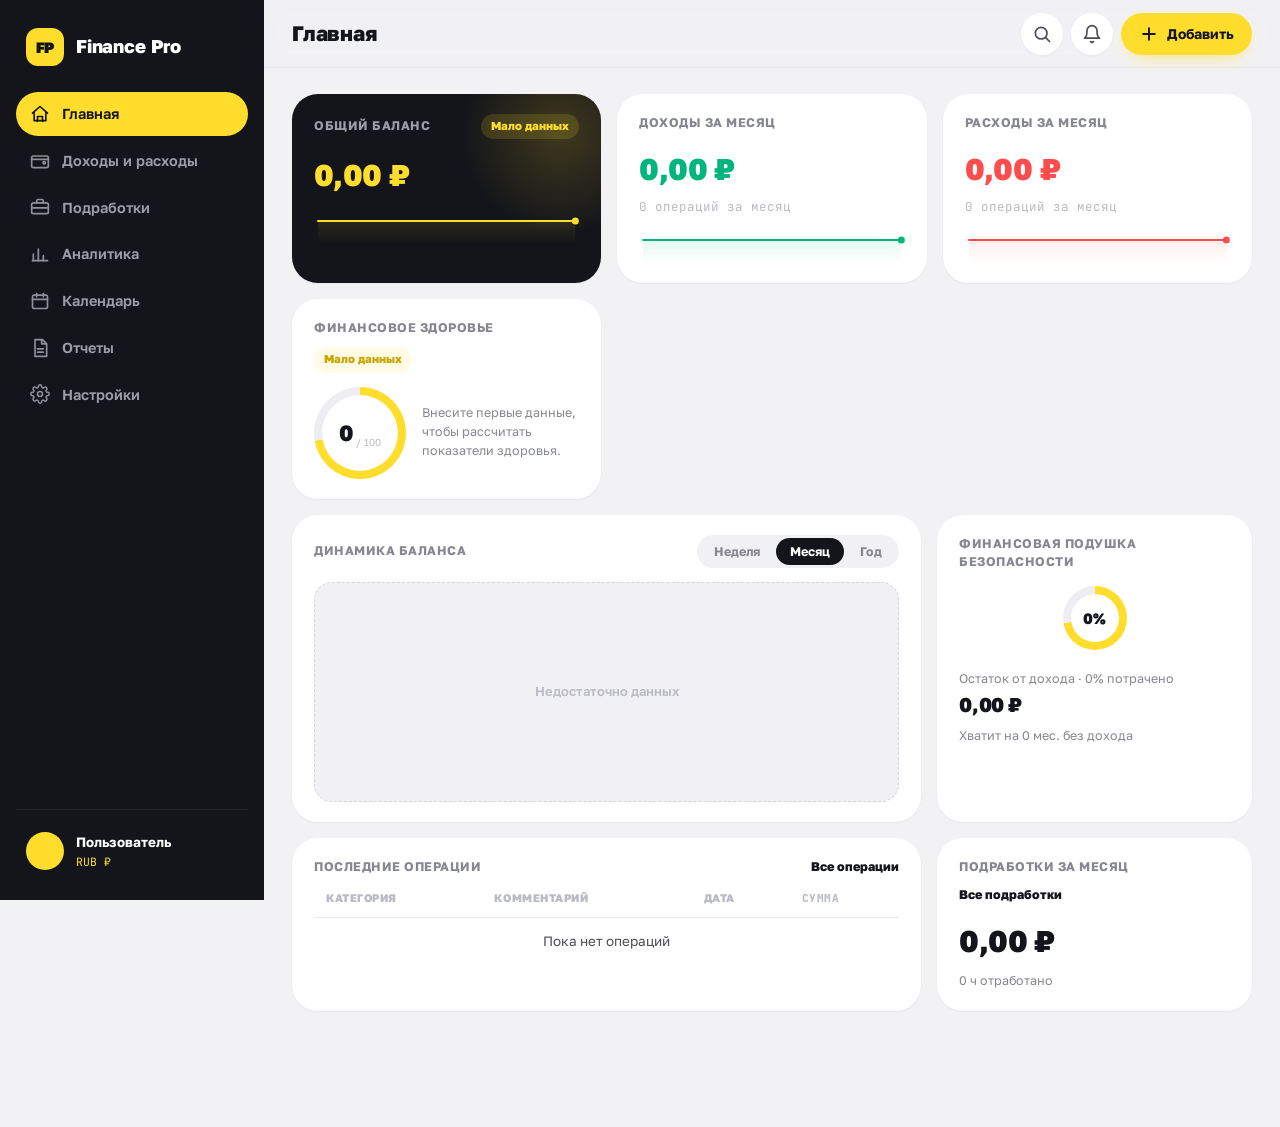
<file: index.html>
<!DOCTYPE html>
<html lang="ru">
<head>
  <meta charset="UTF-8">
  <meta name="viewport" content="width=device-width, initial-scale=1.0, viewport-fit=cover">
  <title>Finance Pro 2.0</title>

  <!-- Telegram Mini App SDK -->
  <script src="https://telegram.org/js/telegram-web-app.js"></script>

  <!-- Стили (будут добавлены на следующем этапе) -->
  <link rel="stylesheet" href="style.css?v=4">
</head>
<body>

  <div class="app" id="app">

    <!-- ===================== СБОКОВОЕ МЕНЮ (DESKTOP) ===================== -->
    <aside class="sidebar" id="sidebar">
      <div class="sidebar__logo">
        <span class="sidebar__logo-icon">FP</span>
        <span class="sidebar__logo-text">Finance Pro</span>
        <button class="sidebar__close" id="sidebarClose" aria-label="Закрыть меню">
          <span class="icon" data-icon="x"></span>
        </button>
      </div>

      <nav class="sidebar__nav" id="sidebarNav">
        <a href="#dashboard" class="nav-item active" data-page="dashboard">
          <span class="nav-item__icon" data-icon="home"></span>
          <span class="nav-item__text">Главная</span>
        </a>
        <a href="#transactions" class="nav-item" data-page="transactions">
          <span class="nav-item__icon" data-icon="wallet"></span>
          <span class="nav-item__text">Доходы и расходы</span>
        </a>
        <a href="#sidejobs" class="nav-item" data-page="sidejobs">
          <span class="nav-item__icon" data-icon="briefcase"></span>
          <span class="nav-item__text">Подработки</span>
        </a>
        <a href="#analytics" class="nav-item" data-page="analytics">
          <span class="nav-item__icon" data-icon="bar-chart"></span>
          <span class="nav-item__text">Аналитика</span>
        </a>
        <a href="#calendar" class="nav-item" data-page="calendar">
          <span class="nav-item__icon" data-icon="calendar"></span>
          <span class="nav-item__text">Календарь</span>
        </a>
        <a href="#reports" class="nav-item" data-page="reports">
          <span class="nav-item__icon" data-icon="file-text"></span>
          <span class="nav-item__text">Отчеты</span>
        </a>
        <a href="#settings" class="nav-item" data-page="settings">
          <span class="nav-item__icon" data-icon="settings"></span>
          <span class="nav-item__text">Настройки</span>
        </a>
      </nav>

      <div class="sidebar__footer">
        <div class="sidebar__user">
          <div class="sidebar__user-avatar" id="userAvatar"></div>
          <div class="sidebar__user-info">
            <span class="sidebar__user-name" id="userName">Пользователь</span>
            <span class="sidebar__user-currency" id="userCurrency">RUB ₽</span>
          </div>
        </div>
      </div>
    </aside>

    <!-- Затемнение позади меню на мобильных, клик по нему закрывает меню -->
    <div class="sidebar-overlay" id="sidebarOverlay"></div>

    <!-- ===================== ОСНОВНАЯ ОБЛАСТЬ ===================== -->
    <div class="main">

      <!-- ---------- ВЕРХНЯЯ ПАНЕЛЬ ---------- -->
      <header class="topbar">
        <button class="topbar__menu-btn" id="menuToggle" aria-label="Открыть меню">
          <span class="icon" data-icon="menu"></span>
        </button>

        <h1 class="topbar__title" id="pageTitle">Главная</h1>

        <div class="topbar__actions">
          <button class="topbar__btn topbar__btn--icon" id="searchBtn" aria-label="Поиск">
            <span class="icon" data-icon="search"></span>
          </button>
          <button class="topbar__btn topbar__btn--icon" id="notificationsBtn" aria-label="Уведомления">
            <span class="icon" data-icon="bell"></span>
            <span class="badge" id="notificationsBadge" hidden>0</span>
          </button>
          <button class="topbar__btn topbar__btn--primary" id="addTransactionBtn">
            <span class="icon" data-icon="plus"></span>
            <span>Добавить</span>
          </button>
        </div>
      </header>

      <!-- ---------- КОНТЕНТ СТРАНИЦ ---------- -->
      <main class="content" id="content">

        <!-- ========== СТРАНИЦА: ГЛАВНАЯ / ФИНАНСОВЫЙ ЦЕНТР ========== -->
        <section class="page active" id="page-dashboard" data-page="dashboard">

          <div class="cards-grid cards-grid--main">

            <article class="card card--balance" id="cardBalance" data-open-chart="balance">
              <div class="card__header">
                <span class="card__label">Общий баланс</span>
                <span class="card__hint" id="balanceHint">Мало данных</span>
              </div>
              <div class="card__value" id="totalBalance">0,00 ₽</div>
              <div class="card__chart"><canvas id="balanceMiniChart" height="46"></canvas></div>
            </article>

            <article class="card card--income" id="cardIncome" data-open-chart="cashflow">
              <div class="card__header">
                <span class="card__label">Доходы за месяц</span>
              </div>
              <div class="card__value" id="totalIncome">0,00 ₽</div>
              <div class="card__delta" id="incomeDelta"></div>
              <div class="card__chart"><canvas id="incomeMiniChart" height="46"></canvas></div>
            </article>

            <article class="card card--expense" id="cardExpense" data-open-chart="cashflow">
              <div class="card__header">
                <span class="card__label">Расходы за месяц</span>
              </div>
              <div class="card__value" id="totalExpense">0,00 ₽</div>
              <div class="card__delta" id="expenseDelta"></div>
              <div class="card__chart"><canvas id="expenseMiniChart" height="46"></canvas></div>
            </article>

            <article class="card card--health">
              <div class="card__header">
                <span class="card__label">Финансовое здоровье</span>
                <span class="card__hint" id="healthHint">Мало данных</span>
              </div>
              <div class="card__health-indicator">
                <div class="ring-chart" id="healthRing" data-value="0">
                  <span class="ring-chart__value" id="healthScore">0</span>
                  <span class="ring-chart__max">/ 100</span>
                </div>
                <p class="card__health-note" id="healthNote">
                  Внесите первые данные, чтобы рассчитать показатели здоровья.
                </p>
              </div>
            </article>

          </div>

          <div class="dashboard-row">

            <article class="card card--chart card--wide">
              <div class="card__header">
                <span class="card__label">Динамика баланса</span>
                <div class="card__period-switch" id="balancePeriodSwitch">
                  <button type="button" class="period-btn" data-period="week">Неделя</button>
                  <button type="button" class="period-btn active" data-period="month">Месяц</button>
                  <button type="button" class="period-btn" data-period="year">Год</button>
                </div>
              </div>
              <div class="chart-container chart-container--empty" id="chartBalanceHistory">
                <canvas id="chartBalanceHistoryCanvas"></canvas>
                <p class="chart-placeholder" id="chartBalanceHistoryEmpty">Недостаточно данных</p>
              </div>
            </article>

            <article class="card card--pillow">
              <div class="card__header">
                <span class="card__label">Финансовая подушка безопасности</span>
              </div>
              <div class="ring-chart ring-chart--small" id="pillowRing" data-value="0">
                <span class="ring-chart__value" id="pillowPercent">0%</span>
              </div>
              <p class="card__note" id="pillowNote">Остаток от дохода · 0% потрачено</p>
              <div class="card__value card__value--small" id="pillowMonths">0,00 ₽</div>
              <p class="card__note" id="pillowMonthsLabel">Хватит на 0 месяцев без дохода</p>
            </article>

          </div>

          <div class="dashboard-row">

            <article class="card card--wide">
              <div class="card__header">
                <span class="card__label">Последние операции</span>
                <a href="#transactions" class="card__link" data-page-link="transactions">Все операции</a>
              </div>
              <div class="table-scroll">
                <table class="table" id="recentTransactionsTable">
                  <thead>
                    <tr>
                      <th>Категория</th>
                      <th>Комментарий</th>
                      <th>Дата</th>
                      <th class="table__align-right">Сумма</th>
                    </tr>
                  </thead>
                  <tbody id="recentTransactionsBody">
                    <tr class="table__empty-row">
                      <td colspan="4">Пока нет операций</td>
                    </tr>
                  </tbody>
                </table>
              </div>
            </article>

            <article class="card">
              <div class="card__header">
                <span class="card__label">Подработки за месяц</span>
                <a href="#sidejobs" class="card__link" data-page-link="sidejobs">Все подработки</a>
              </div>
              <div class="card__value" id="sidejobsMonthEarned">0,00 ₽</div>
              <p class="card__note" id="sidejobsMonthHours">0 ч отработано</p>
            </article>

          </div>

        </section>

        <!-- ========== СТРАНИЦА: ДОХОДЫ И РАСХОДЫ ========== -->
        <section class="page" id="page-transactions" data-page="transactions">

          <div class="page-toolbar">
            <div class="page-toolbar__filters">
              <select class="select" id="filterType">
                <option value="all">Все операции</option>
                <option value="income">Доходы</option>
                <option value="expense">Расходы</option>
              </select>
              <select class="select" id="filterCategory">
                <option value="all">Все категории</option>
              </select>
              <input type="text" class="input" id="filterSearch" placeholder="Поиск по операциям">
              <input type="date" class="input" id="filterDateFrom">
              <input type="date" class="input" id="filterDateTo">
            </div>
            <div class="page-toolbar__actions">
              <button class="btn btn--secondary" id="manageCategoriesBtn">Категории</button>
              <button class="btn btn--primary" id="openAddTransactionModal">+ Новая операция</button>
            </div>
          </div>

          <article class="card">
            <div class="table-scroll">
              <table class="table" id="transactionsTable">
                <thead>
                  <tr>
                    <th>Дата</th>
                    <th>Категория</th>
                    <th>Подкатегория</th>
                    <th>Комментарий</th>
                    <th>Способ оплаты</th>
                    <th class="table__align-right">Сумма</th>
                    <th></th>
                  </tr>
                </thead>
                <tbody id="transactionsBody">
                  <tr class="table__empty-row">
                    <td colspan="7">Операций пока нет — добавьте первую запись</td>
                  </tr>
                </tbody>
              </table>
            </div>
          </article>

        </section>

        <!-- ========== СТРАНИЦА: ПОДРАБОТКИ ========== -->
        <section class="page" id="page-sidejobs" data-page="sidejobs">

          <div class="cards-grid cards-grid--stats">
            <article class="card card--stat">
              <span class="card__label">Общий заработок</span>
              <div class="card__value" id="sidejobsTotalEarned">0,00 ₽</div>
            </article>
            <article class="card card--stat">
              <span class="card__label">Отработано часов</span>
              <div class="card__value" id="sidejobsTotalHours">0</div>
            </article>
            <article class="card card--stat">
              <span class="card__label">Средняя ставка</span>
              <div class="card__value" id="sidejobsAvgRate">0,00 ₽/ч</div>
            </article>
            <article class="card card--stat">
              <span class="card__label">Лучший месяц</span>
              <div class="card__value" id="sidejobsBestMonth">—</div>
            </article>
          </div>

          <div class="page-toolbar">
            <div class="page-toolbar__filters">
              <select class="select" id="sidejobsFilterStatus">
                <option value="all">Все статусы</option>
                <option value="paid">Оплачено</option>
                <option value="pending">Ожидает оплаты</option>
              </select>
            </div>
            <div class="page-toolbar__actions">
              <button class="btn btn--primary" id="openAddSidejobModal">+ Новая подработка</button>
            </div>
          </div>

          <article class="card">
            <div class="table-scroll">
              <table class="table" id="sidejobsTable">
                <thead>
                  <tr>
                    <th>Работа</th>
                    <th>Заказчик</th>
                    <th>Дата</th>
                    <th>Часы</th>
                    <th>Ставка</th>
                    <th class="table__align-right">Сумма</th>
                    <th>Статус</th>
                    <th></th>
                  </tr>
                </thead>
                <tbody id="sidejobsBody">
                  <tr class="table__empty-row">
                    <td colspan="8">Подработок пока нет</td>
                  </tr>
                </tbody>
              </table>
            </div>
          </article>

        </section>

        <!-- ========== СТРАНИЦА: АНАЛИТИКА ========== -->
        <section class="page" id="page-analytics" data-page="analytics">

          <div class="page-toolbar">
            <div class="page-toolbar__filters">
              <select class="select" id="analyticsMonth"></select>
              <select class="select" id="analyticsPeriod">
                <option value="month">Этот месяц</option>
                <option value="quarter">Квартал</option>
                <option value="year">Год</option>
                <option value="all">Всё время</option>
              </select>
            </div>
          </div>

          <div class="cards-grid cards-grid--analytics" id="analyticsGrid">
            <article class="card card--chart"><div class="card__header"><span class="card__label">Динамика доходов</span></div><div class="chart-container chart-container--empty" id="chartIncomeDynamics"><canvas></canvas><p class="chart-placeholder">Недостаточно данных</p></div></article>
            <article class="card card--chart"><div class="card__header"><span class="card__label">Динамика расходов</span></div><div class="chart-container chart-container--empty" id="chartExpenseDynamics"><canvas></canvas><p class="chart-placeholder">Недостаточно данных</p></div></article>
            <article class="card card--chart"><div class="card__header"><span class="card__label">Изменение баланса</span></div><div class="chart-container chart-container--empty" id="chartBalanceChange"><canvas></canvas><p class="chart-placeholder">Недостаточно данных</p></div></article>
            <article class="card card--chart"><div class="card__header"><span class="card__label">Денежный поток</span></div><div class="chart-container chart-container--empty" id="chartCashFlow"><canvas></canvas><p class="chart-placeholder">Недостаточно данных</p></div></article>
            <article class="card card--chart"><div class="card__header"><span class="card__label">Структура расходов по категориям</span></div><div class="chart-container chart-container--empty" id="chartExpenseByCategory"><canvas></canvas><p class="chart-placeholder">Недостаточно данных</p></div></article>
            <article class="card card--chart"><div class="card__header"><span class="card__label">Распределение доходов</span></div><div class="chart-container chart-container--empty" id="chartIncomeDistribution"><canvas></canvas><p class="chart-placeholder">Недостаточно данных</p></div></article>
            <article class="card card--chart"><div class="card__header"><span class="card__label">Средний чек</span></div><div class="chart-container chart-container--empty" id="chartAvgCheck"><canvas></canvas><p class="chart-placeholder">Недостаточно данных</p></div></article>
            <article class="card card--chart"><div class="card__header"><span class="card__label">Средний доход / расход по месяцам</span></div><div class="chart-container chart-container--empty" id="chartAvgIncomeExpense"><canvas></canvas><p class="chart-placeholder">Недостаточно данных</p></div></article>
            <article class="card card--chart"><div class="card__header"><span class="card__label">Финансовая подушка</span></div><div class="chart-container chart-container--empty" id="chartPillowDynamics"><canvas></canvas><p class="chart-placeholder">Недостаточно данных</p></div></article>
            <article class="card card--chart"><div class="card__header"><span class="card__label">Заработок по подработкам</span></div><div class="chart-container chart-container--empty" id="chartSidejobsProfit"><canvas></canvas><p class="chart-placeholder">Недостаточно данных</p></div></article>
            <article class="card card--chart"><div class="card__header"><span class="card__label">Сравнение месяцев</span></div><div class="chart-container chart-container--empty" id="chartMonthComparison"><canvas></canvas><p class="chart-placeholder">Недостаточно данных</p></div></article>
            <article class="card card--chart"><div class="card__header"><span class="card__label">Сравнение годов</span></div><div class="chart-container chart-container--empty" id="chartYearComparison"><canvas></canvas><p class="chart-placeholder">Недостаточно данных</p></div></article>
            <article class="card card--chart"><div class="card__header"><span class="card__label">Прогноз баланса</span></div><div class="chart-container chart-container--empty" id="chartBalanceForecast"><canvas></canvas><p class="chart-placeholder">Недостаточно данных</p></div></article>
          </div>

        </section>

        <!-- ========== СТРАНИЦА: КАЛЕНДАРЬ ========== -->
        <section class="page" id="page-calendar" data-page="calendar">

          <div class="calendar-layout">

            <article class="card card--wide">
              <div class="card__header">
                <div class="calendar-nav">
                  <button class="icon-btn" id="calendarPrevMonth" aria-label="Предыдущий месяц">‹</button>
                  <span class="calendar-nav__title" id="calendarMonthLabel">Месяц Год</span>
                  <button class="icon-btn" id="calendarNextMonth" aria-label="Следующий месяц">›</button>
                </div>
              </div>
              <div class="calendar-grid" id="calendarGrid">
                <!-- дни календаря рендерятся JS-ом -->
              </div>
            </article>

            <article class="card" id="calendarDayDetails">
              <div class="card__header">
                <span class="card__label" id="calendarSelectedDate">Выберите день</span>
              </div>
              <div class="calendar-day-stats" id="calendarDayStats">
                <p class="empty-state">Нет данных за выбранный день</p>
              </div>
              <ul class="list" id="calendarDayEvents"></ul>
            </article>

          </div>

        </section>

        <!-- ========== СТРАНИЦА: ОТЧЕТЫ ========== -->
        <section class="page" id="page-reports" data-page="reports">

          <article class="card">
            <div class="card__header">
              <span class="card__label">Параметры отчета</span>
            </div>
            <div class="form-row">
              <div class="form-group">
                <label for="reportDateFrom">С</label>
                <input type="date" class="input" id="reportDateFrom">
              </div>
              <div class="form-group">
                <label for="reportDateTo">По</label>
                <input type="date" class="input" id="reportDateTo">
              </div>
              <div class="form-group">
                <label for="reportType">Тип отчета</label>
                <select class="select" id="reportType">
                  <option value="full">Полный отчет</option>
                  <option value="income">Только доходы</option>
                  <option value="expense">Только расходы</option>
                  <option value="sidejobs">Подработки</option>
                </select>
              </div>
              <button class="btn btn--primary" id="generateReportBtn">Сформировать отчет</button>
            </div>
          </article>

          <article class="card" id="reportPreview">
            <div class="card__header">
              <span class="card__label">Предпросмотр отчета</span>
              <div class="report-export-actions">
                <button class="btn btn--secondary" id="exportReportPdf">PDF</button>
                <button class="btn btn--secondary" id="exportReportCsv">CSV</button>
                <button class="btn btn--secondary" id="exportReportJson">JSON</button>
              </div>
            </div>
            <p class="empty-state" id="reportEmptyState">Сформируйте отчет, чтобы увидеть предпросмотр</p>
            <div id="reportContent" hidden></div>
          </article>

        </section>

        <!-- ========== СТРАНИЦА: НАСТРОЙКИ ========== -->
        <section class="page" id="page-settings" data-page="settings">

          <div class="section-block">
            <h2 class="section-block__title">Общие настройки</h2>
            <article class="card">
              <div class="form-row">
                <div class="form-group">
                  <label for="settingsCurrency">Валюта приложения</label>
                  <select class="select" id="settingsCurrency">
                    <option value="RUB">Российский рубль (₽)</option>
                    <option value="USD">Доллар США ($)</option>
                    <option value="EUR">Евро (€)</option>
                  </select>
                </div>
                <div class="form-group">
                  <label for="settingsTheme">Тема оформления</label>
                  <select class="select" id="settingsTheme">
                    <option value="light">Светлая</option>
                    <option value="dark" disabled>Тёмная (скоро)</option>
                  </select>
                </div>
              </div>
            </article>
          </div>

          <div class="section-block">
            <h2 class="section-block__title">Управление данными</h2>
            <article class="card">
              <p class="card__note">Здесь вы можете управлять локальной базой данных вашего устройства.</p>
              <div class="settings-actions">
                <button class="btn btn--secondary" id="exportBackupBtn">
                  <span class="icon" data-icon="download"></span>
                  Экспорт резервной копии
                </button>
                <button class="btn btn--secondary" id="importDataBtn">
                  <span class="icon" data-icon="upload"></span>
                  Импорт данных
                </button>
                <button class="btn btn--danger" id="clearAllDataBtn">
                  <span class="icon" data-icon="trash"></span>
                  Удалить все данные
                </button>
              </div>
              <input type="file" id="importFileInput" accept="application/json" hidden>
            </article>
          </div>

          <div class="section-block">
            <h2 class="section-block__title">Telegram Mini App</h2>
            <article class="card">
              <div class="form-row">
                <label class="checkbox">
                  <input type="checkbox" id="settingsTelegramHaptics">
                  Тактильная отдача (haptics)
                </label>
                <label class="checkbox">
                  <input type="checkbox" id="settingsTelegramTheme" checked>
                  Использовать цветовую тему Telegram
                </label>
              </div>
            </article>
          </div>

        </section>

      </main>
    </div>

    <!-- ===================== НИЖНЕЕ МЕНЮ (MOBILE) ===================== -->
    <nav class="bottom-nav" id="bottomNav">
      <a href="#dashboard" class="bottom-nav__item active" data-page="dashboard">
        <span class="icon" data-icon="home"></span>
        <span>Главная</span>
      </a>
      <a href="#transactions" class="bottom-nav__item" data-page="transactions">
        <span class="icon" data-icon="wallet"></span>
        <span>Операции</span>
      </a>
      <button class="bottom-nav__fab" id="bottomAddBtn" aria-label="Добавить операцию">
        <span class="icon" data-icon="plus"></span>
      </button>
      <a href="#analytics" class="bottom-nav__item" data-page="analytics">
        <span class="icon" data-icon="bar-chart"></span>
        <span>Аналитика</span>
      </a>
      <a href="#settings" class="bottom-nav__item" data-page="settings">
        <span class="icon" data-icon="settings"></span>
        <span>Настройки</span>
      </a>
    </nav>

  </div>

  <!-- ===================== МОДАЛЬНЫЕ ОКНА ===================== -->
  <div class="modal-overlay" id="modalOverlay" hidden>

    <!-- Модалка: добавить/редактировать операцию -->
    <div class="modal" id="modalTransaction" hidden>
      <div class="modal__header">
        <h3 class="modal__title" id="modalTransactionTitle">Новая операция</h3>
        <button class="modal__close" data-close-modal aria-label="Закрыть">&times;</button>
      </div>
      <form class="modal__body" id="formTransaction">
        <div class="segmented-control" id="transactionTypeSwitch">
          <button type="button" class="segmented-control__item active" data-type="expense">Расход</button>
          <button type="button" class="segmented-control__item" data-type="income">Доход</button>
        </div>
        <div class="form-group">
          <label for="transactionAmount">Сумма</label>
          <input type="number" step="0.01" class="input" id="transactionAmount" required>
        </div>
        <div class="form-group">
          <label for="transactionCategory">Категория</label>
          <select class="select" id="transactionCategory"></select>
        </div>
        <div class="form-group">
          <label for="transactionSubcategory">Подкатегория</label>
          <input type="text" class="input" id="transactionSubcategory" placeholder="Необязательно">
        </div>
        <div class="form-row">
          <div class="form-group">
            <label for="transactionDate">Дата</label>
            <input type="date" class="input" id="transactionDate" required>
          </div>
          <div class="form-group">
            <label for="transactionTime">Время</label>
            <input type="time" class="input" id="transactionTime">
          </div>
        </div>
        <div class="form-group">
          <label for="transactionPaymentMethod">Способ оплаты</label>
          <select class="select" id="transactionPaymentMethod">
            <option value="cash">Наличные</option>
            <option value="card">Карта</option>
            <option value="transfer">Перевод</option>
            <option value="other">Другое</option>
          </select>
        </div>
        <div class="form-group">
          <label for="transactionComment">Комментарий</label>
          <textarea class="input" id="transactionComment" rows="2"></textarea>
        </div>
      </form>
      <div class="modal__footer">
        <button class="btn btn--secondary" data-close-modal>Отмена</button>
        <button class="btn btn--primary" id="saveTransactionBtn" form="formTransaction" type="submit">Сохранить</button>
      </div>
    </div>

    <!-- Модалка: добавить/редактировать подработку -->
    <div class="modal" id="modalSidejob" hidden>
      <div class="modal__header">
        <h3 class="modal__title" id="modalSidejobTitle">Новая подработка</h3>
        <button class="modal__close" data-close-modal aria-label="Закрыть">&times;</button>
      </div>
      <form class="modal__body" id="formSidejob">
        <div class="form-group">
          <label for="sidejobTitle">Название работы</label>
          <input type="text" class="input" id="sidejobTitle" required>
        </div>
        <div class="form-row">
          <div class="form-group">
            <label for="sidejobClient">Заказчик</label>
            <input type="text" class="input" id="sidejobClient">
          </div>
          <div class="form-group">
            <label for="sidejobCompany">Компания</label>
            <input type="text" class="input" id="sidejobCompany">
          </div>
        </div>
        <div class="form-group">
          <label for="sidejobDate">Дата выполнения</label>
          <input type="date" class="input" id="sidejobDate" required>
        </div>
        <div class="form-row">
          <div class="form-group">
            <label for="sidejobTimeStart">Начало</label>
            <input type="time" class="input" id="sidejobTimeStart">
          </div>
          <div class="form-group">
            <label for="sidejobTimeEnd">Окончание</label>
            <input type="time" class="input" id="sidejobTimeEnd">
          </div>
        </div>
        <div class="form-group">
          <label for="sidejobAmount">Заработанная сумма</label>
          <input type="number" step="0.01" class="input" id="sidejobAmount" required>
        </div>
        <div class="form-row">
          <div class="form-group">
            <label for="sidejobHours">Часы (авто)</label>
            <input type="text" class="input input--readonly" id="sidejobHours" readonly placeholder="—">
          </div>
          <div class="form-group">
            <label for="sidejobRate">Ставка в час (авто)</label>
            <input type="text" class="input input--readonly" id="sidejobRate" readonly placeholder="—">
          </div>
        </div>
        <div class="form-group">
          <label for="sidejobStatus">Статус оплаты</label>
          <select class="select" id="sidejobStatus">
            <option value="pending">Ожидает оплаты</option>
            <option value="paid">Оплачено</option>
          </select>
        </div>
        <div class="form-group">
          <label for="sidejobComment">Комментарий</label>
          <textarea class="input" id="sidejobComment" rows="2"></textarea>
        </div>
      </form>
      <div class="modal__footer">
        <button class="btn btn--secondary" data-close-modal>Отмена</button>
        <button class="btn btn--primary" form="formSidejob" type="submit">Сохранить</button>
      </div>
    </div>

    <!-- Модалка: управление категориями -->
    <div class="modal" id="modalCategories" hidden>
      <div class="modal__header">
        <h3 class="modal__title">Категории</h3>
        <button class="modal__close" data-close-modal aria-label="Закрыть">&times;</button>
      </div>
      <div class="modal__body">
        <div class="form-row">
          <input type="text" class="input" id="newCategoryName" placeholder="Название новой категории">
          <select class="select" id="newCategoryType">
            <option value="expense">Расход</option>
            <option value="income">Доход</option>
          </select>
          <button class="btn btn--primary" id="addCategoryBtn">Добавить</button>
        </div>
        <ul class="list" id="categoriesList"></ul>
      </div>
      <div class="modal__footer">
        <button class="btn btn--secondary" data-close-modal>Готово</button>
      </div>
    </div>

    <!-- Модалка: подтверждение удаления -->
    <div class="modal modal--small" id="modalConfirm" hidden>
      <div class="modal__header">
        <h3 class="modal__title" id="modalConfirmTitle">Подтвердите действие</h3>
        <button class="modal__close" data-close-modal aria-label="Закрыть">&times;</button>
      </div>
      <div class="modal__body">
        <p id="modalConfirmText">Это действие нельзя отменить. Продолжить?</p>
      </div>
      <div class="modal__footer">
        <button class="btn btn--secondary" data-close-modal>Отмена</button>
        <button class="btn btn--danger" id="modalConfirmActionBtn">Удалить</button>
      </div>
    </div>

    <!-- Модалка: подробный график баланса ("Денег всего") -->
    <div class="modal modal--chart-detail" id="modalBalanceDetail" hidden>
      <div class="modal__header">
        <button class="modal__close-text" data-close-modal>Закрыть</button>
        <h3 class="modal__title">Денег всего</h3>
        <span style="width:56px"></span>
      </div>
      <div class="modal__body">
        <div class="chart-detail__value" id="chartDetailBalanceValue">0,00 ₽</div>
        <div class="card__period-switch" id="detailBalancePeriodSwitch">
          <button type="button" class="period-btn" data-period="week">Неделя</button>
          <button type="button" class="period-btn active" data-period="month">Месяц</button>
          <button type="button" class="period-btn" data-period="year">Год</button>
        </div>
        <div class="chart-detail__canvas-wrap chart-container chart-container--empty" id="chartDetailBalanceContainer">
          <canvas id="chartDetailBalanceCanvas"></canvas>
          <p class="chart-placeholder">Недостаточно данных</p>
        </div>
        <div class="chart-detail__insight">
          <div class="chart-detail__insight-title" id="chartDetailBalanceInsightTitle">Пользуйтесь картой активнее</div>
          <span class="chart-detail__insight-pill" id="chartDetailBalanceInsightPill">Мало данных</span>
        </div>
      </div>
    </div>

    <!-- Модалка: подробный график доходов/расходов ("Остаток от дохода") -->
    <div class="modal modal--chart-detail" id="modalCashflowDetail" hidden>
      <div class="modal__header">
        <button class="modal__close-text" data-close-modal>Закрыть</button>
        <h3 class="modal__title">Остаток от дохода</h3>
        <span style="width:56px"></span>
      </div>
      <div class="modal__body">
        <div class="chart-detail__value" id="chartDetailCashflowValue">0,00 ₽</div>
        <div class="chart-detail__stats">
          <div class="chart-detail__stat">
            <div class="chart-detail__stat-label">Траты</div>
            <div class="chart-detail__stat-value chart-detail__stat-value--expense" id="chartDetailExpenseValue">0,00 ₽</div>
          </div>
          <div class="chart-detail__stat">
            <div class="chart-detail__stat-label">Доходы</div>
            <div class="chart-detail__stat-value chart-detail__stat-value--income" id="chartDetailIncomeValue">0,00 ₽</div>
          </div>
        </div>
        <div class="chart-detail__canvas-wrap chart-container chart-container--empty" id="chartDetailCashflowContainer">
          <canvas id="chartDetailCashflowCanvas"></canvas>
          <p class="chart-placeholder">Недостаточно данных</p>
        </div>
        <div class="chart-detail__insight">
          <div class="chart-detail__insight-title" id="chartDetailCashflowInsightTitle">Мало данных, чтобы дать рекомендацию</div>
          <span class="chart-detail__insight-pill" id="chartDetailCashflowInsightPill">Мало данных</span>
        </div>
      </div>
    </div>

  </div>

  <!-- ===================== УВЕДОМЛЕНИЯ / TOASTS ===================== -->
  <div class="toast-container" id="toastContainer" aria-live="polite"></div>

  <!-- ===================== JS-МОДУЛИ ===================== -->
  <script src="app.js?v=2"></script>

</body>
</html>
</file>
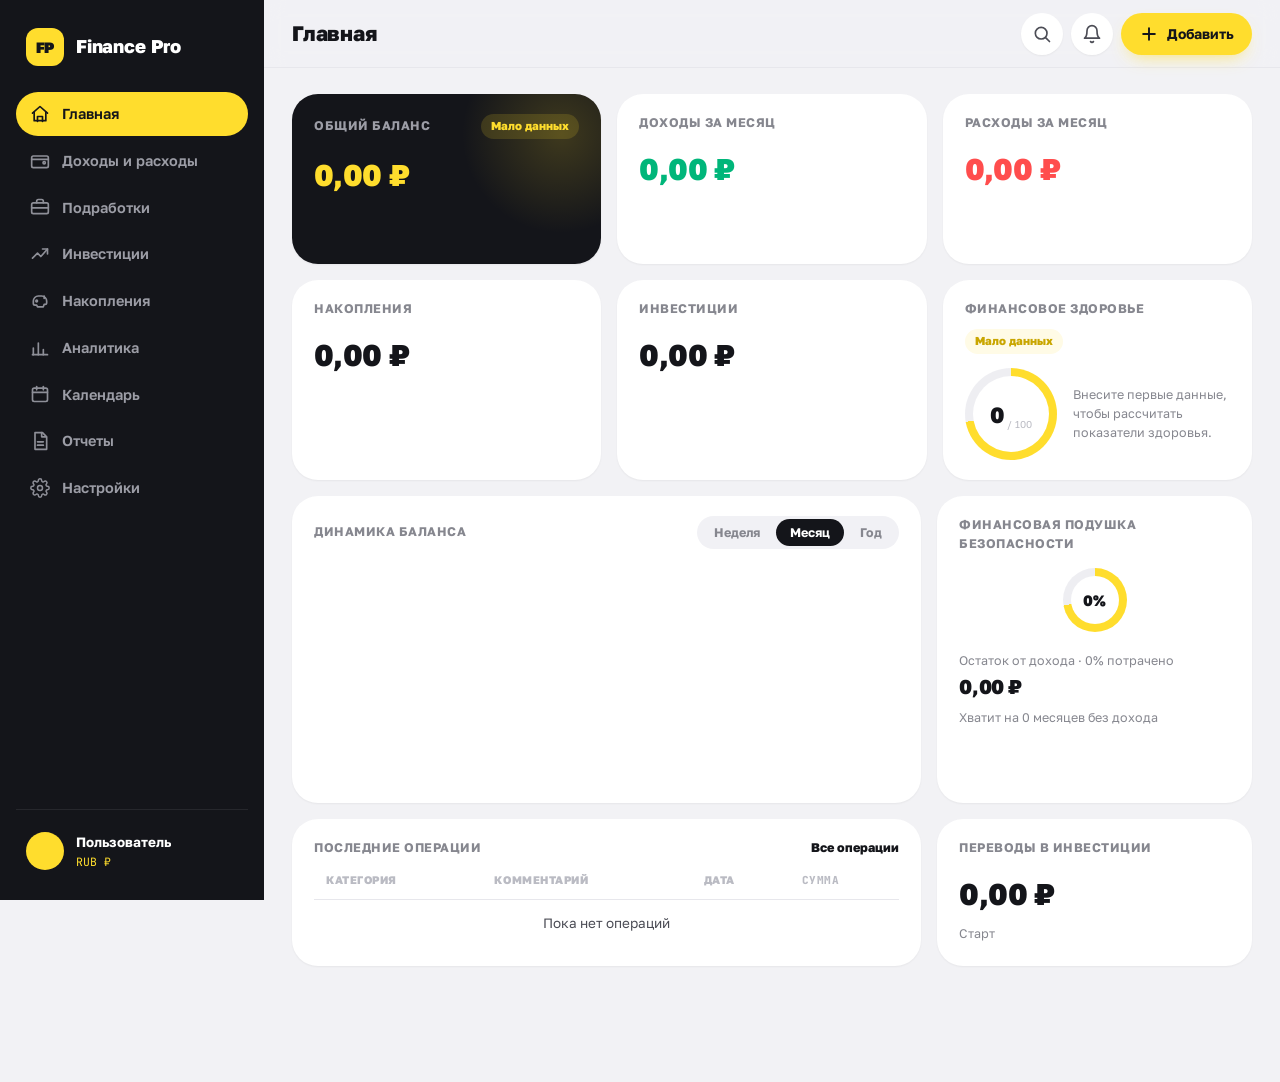
<file: index1.html>
<!DOCTYPE html>
<html lang="ru">
<head>
  <meta charset="UTF-8">
  <meta name="viewport" content="width=device-width, initial-scale=1.0, viewport-fit=cover">
  <title>Finance Pro 2.0</title>

  <!-- Telegram Mini App SDK -->
  <script src="https://telegram.org/js/telegram-web-app.js"></script>

  <!-- Стили (будут добавлены на следующем этапе) -->
  <link rel="stylesheet" href="style.css?v=2">
</head>
<body>

  <div class="app" id="app">

    <!-- ===================== СБОКОВОЕ МЕНЮ (DESKTOP) ===================== -->
    <aside class="sidebar" id="sidebar">
      <div class="sidebar__logo">
        <span class="sidebar__logo-icon">FP</span>
        <span class="sidebar__logo-text">Finance Pro</span>
        <button class="sidebar__close" id="sidebarClose" aria-label="Закрыть меню">
          <span class="icon" data-icon="x"></span>
        </button>
      </div>

      <nav class="sidebar__nav" id="sidebarNav">
        <a href="#dashboard" class="nav-item active" data-page="dashboard">
          <span class="nav-item__icon" data-icon="home"></span>
          <span class="nav-item__text">Главная</span>
        </a>
        <a href="#transactions" class="nav-item" data-page="transactions">
          <span class="nav-item__icon" data-icon="wallet"></span>
          <span class="nav-item__text">Доходы и расходы</span>
        </a>
        <a href="#sidejobs" class="nav-item" data-page="sidejobs">
          <span class="nav-item__icon" data-icon="briefcase"></span>
          <span class="nav-item__text">Подработки</span>
        </a>
        <a href="#investments" class="nav-item" data-page="investments">
          <span class="nav-item__icon" data-icon="trending-up"></span>
          <span class="nav-item__text">Инвестиции</span>
        </a>
        <a href="#savings" class="nav-item" data-page="savings">
          <span class="nav-item__icon" data-icon="piggy-bank"></span>
          <span class="nav-item__text">Накопления</span>
        </a>
        <a href="#analytics" class="nav-item" data-page="analytics">
          <span class="nav-item__icon" data-icon="bar-chart"></span>
          <span class="nav-item__text">Аналитика</span>
        </a>
        <a href="#calendar" class="nav-item" data-page="calendar">
          <span class="nav-item__icon" data-icon="calendar"></span>
          <span class="nav-item__text">Календарь</span>
        </a>
        <a href="#reports" class="nav-item" data-page="reports">
          <span class="nav-item__icon" data-icon="file-text"></span>
          <span class="nav-item__text">Отчеты</span>
        </a>
        <a href="#settings" class="nav-item" data-page="settings">
          <span class="nav-item__icon" data-icon="settings"></span>
          <span class="nav-item__text">Настройки</span>
        </a>
      </nav>

      <div class="sidebar__footer">
        <div class="sidebar__user">
          <div class="sidebar__user-avatar" id="userAvatar"></div>
          <div class="sidebar__user-info">
            <span class="sidebar__user-name" id="userName">Пользователь</span>
            <span class="sidebar__user-currency" id="userCurrency">RUB ₽</span>
          </div>
        </div>
      </div>
    </aside>

    <!-- Затемнение позади меню на мобильных, клик по нему закрывает меню -->
    <div class="sidebar-overlay" id="sidebarOverlay"></div>

    <!-- ===================== ОСНОВНАЯ ОБЛАСТЬ ===================== -->
    <div class="main">

      <!-- ---------- ВЕРХНЯЯ ПАНЕЛЬ ---------- -->
      <header class="topbar">
        <button class="topbar__menu-btn" id="menuToggle" aria-label="Открыть меню">
          <span class="icon" data-icon="menu"></span>
        </button>

        <h1 class="topbar__title" id="pageTitle">Главная</h1>

        <div class="topbar__actions">
          <button class="topbar__btn topbar__btn--icon" id="searchBtn" aria-label="Поиск">
            <span class="icon" data-icon="search"></span>
          </button>
          <button class="topbar__btn topbar__btn--icon" id="notificationsBtn" aria-label="Уведомления">
            <span class="icon" data-icon="bell"></span>
            <span class="badge" id="notificationsBadge" hidden>0</span>
          </button>
          <button class="topbar__btn topbar__btn--primary" id="addTransactionBtn">
            <span class="icon" data-icon="plus"></span>
            <span>Добавить</span>
          </button>
        </div>
      </header>

      <!-- ---------- КОНТЕНТ СТРАНИЦ ---------- -->
      <main class="content" id="content">

        <!-- ========== СТРАНИЦА: ГЛАВНАЯ / ФИНАНСОВЫЙ ЦЕНТР ========== -->
        <section class="page active" id="page-dashboard" data-page="dashboard">

          <div class="cards-grid cards-grid--main">

            <article class="card card--balance">
              <div class="card__header">
                <span class="card__label">Общий баланс</span>
                <span class="card__hint" id="balanceHint">Мало данных</span>
              </div>
              <div class="card__value" id="totalBalance">0,00 ₽</div>
              <div class="card__chart" id="balanceMiniChart"></div>
            </article>

            <article class="card card--income">
              <div class="card__header">
                <span class="card__label">Доходы за месяц</span>
              </div>
              <div class="card__value" id="totalIncome">0,00 ₽</div>
              <div class="card__delta" id="incomeDelta"></div>
            </article>

            <article class="card card--expense">
              <div class="card__header">
                <span class="card__label">Расходы за месяц</span>
              </div>
              <div class="card__value" id="totalExpense">0,00 ₽</div>
              <div class="card__delta" id="expenseDelta"></div>
            </article>

            <article class="card card--savings">
              <div class="card__header">
                <span class="card__label">Накопления</span>
              </div>
              <div class="card__value" id="totalSavings">0,00 ₽</div>
            </article>

            <article class="card card--investments">
              <div class="card__header">
                <span class="card__label">Инвестиции</span>
              </div>
              <div class="card__value" id="totalInvestments">0,00 ₽</div>
            </article>

            <article class="card card--health">
              <div class="card__header">
                <span class="card__label">Финансовое здоровье</span>
                <span class="card__hint" id="healthHint">Мало данных</span>
              </div>
              <div class="card__health-indicator">
                <div class="ring-chart" id="healthRing" data-value="0">
                  <span class="ring-chart__value" id="healthScore">0</span>
                  <span class="ring-chart__max">/ 100</span>
                </div>
                <p class="card__health-note" id="healthNote">
                  Внесите первые данные, чтобы рассчитать показатели здоровья.
                </p>
              </div>
            </article>

          </div>

          <div class="dashboard-row">

            <article class="card card--chart card--wide">
              <div class="card__header">
                <span class="card__label">Динамика баланса</span>
                <div class="card__period-switch" id="balancePeriodSwitch">
                  <button data-period="week" class="period-btn">Неделя</button>
                  <button data-period="month" class="period-btn active">Месяц</button>
                  <button data-period="year" class="period-btn">Год</button>
                </div>
              </div>
              <div class="chart-container" id="chartBalanceHistory">
                <p class="chart-placeholder">Здесь будет график изменений</p>
              </div>
            </article>

            <article class="card card--pillow">
              <div class="card__header">
                <span class="card__label">Финансовая подушка безопасности</span>
              </div>
              <div class="ring-chart ring-chart--small" id="pillowRing" data-value="0">
                <span class="ring-chart__value" id="pillowPercent">0%</span>
              </div>
              <p class="card__note" id="pillowNote">Остаток от дохода · 0% потрачено</p>
              <div class="card__value card__value--small" id="pillowMonths">0,00 ₽</div>
              <p class="card__note" id="pillowMonthsLabel">Хватит на 0 месяцев без дохода</p>
            </article>

          </div>

          <div class="dashboard-row">

            <article class="card card--wide">
              <div class="card__header">
                <span class="card__label">Последние операции</span>
                <a href="#transactions" class="card__link" data-page-link="transactions">Все операции</a>
              </div>
              <table class="table" id="recentTransactionsTable">
                <thead>
                  <tr>
                    <th>Категория</th>
                    <th>Комментарий</th>
                    <th>Дата</th>
                    <th class="table__align-right">Сумма</th>
                  </tr>
                </thead>
                <tbody id="recentTransactionsBody">
                  <tr class="table__empty-row">
                    <td colspan="4">Пока нет операций</td>
                  </tr>
                </tbody>
              </table>
            </article>

            <article class="card">
              <div class="card__header">
                <span class="card__label">Переводы в инвестиции</span>
              </div>
              <div class="card__value" id="investmentTransfersTotal">0,00 ₽</div>
              <p class="card__note">Старт</p>
            </article>

          </div>

        </section>

        <!-- ========== СТРАНИЦА: ДОХОДЫ И РАСХОДЫ ========== -->
        <section class="page" id="page-transactions" data-page="transactions">

          <div class="page-toolbar">
            <div class="page-toolbar__filters">
              <select class="select" id="filterType">
                <option value="all">Все операции</option>
                <option value="income">Доходы</option>
                <option value="expense">Расходы</option>
              </select>
              <select class="select" id="filterCategory">
                <option value="all">Все категории</option>
              </select>
              <input type="text" class="input" id="filterSearch" placeholder="Поиск по операциям">
              <input type="date" class="input" id="filterDateFrom">
              <input type="date" class="input" id="filterDateTo">
            </div>
            <div class="page-toolbar__actions">
              <button class="btn btn--secondary" id="manageCategoriesBtn">Категории</button>
              <button class="btn btn--primary" id="openAddTransactionModal">+ Новая операция</button>
            </div>
          </div>

          <article class="card">
            <table class="table" id="transactionsTable">
              <thead>
                <tr>
                  <th>Дата</th>
                  <th>Категория</th>
                  <th>Подкатегория</th>
                  <th>Комментарий</th>
                  <th>Способ оплаты</th>
                  <th class="table__align-right">Сумма</th>
                  <th></th>
                </tr>
              </thead>
              <tbody id="transactionsBody">
                <tr class="table__empty-row">
                  <td colspan="7">Операций пока нет — добавьте первую запись</td>
                </tr>
              </tbody>
            </table>
          </article>

        </section>

        <!-- ========== СТРАНИЦА: ПОДРАБОТКИ ========== -->
        <section class="page" id="page-sidejobs" data-page="sidejobs">

          <div class="cards-grid cards-grid--stats">
            <article class="card card--stat">
              <span class="card__label">Общий заработок</span>
              <div class="card__value" id="sidejobsTotalEarned">0,00 ₽</div>
            </article>
            <article class="card card--stat">
              <span class="card__label">Отработано часов</span>
              <div class="card__value" id="sidejobsTotalHours">0</div>
            </article>
            <article class="card card--stat">
              <span class="card__label">Средняя ставка</span>
              <div class="card__value" id="sidejobsAvgRate">0,00 ₽/ч</div>
            </article>
            <article class="card card--stat">
              <span class="card__label">Лучший месяц</span>
              <div class="card__value" id="sidejobsBestMonth">—</div>
            </article>
          </div>

          <div class="page-toolbar">
            <div class="page-toolbar__filters">
              <select class="select" id="sidejobsFilterStatus">
                <option value="all">Все статусы</option>
                <option value="paid">Оплачено</option>
                <option value="pending">Ожидает оплаты</option>
              </select>
            </div>
            <div class="page-toolbar__actions">
              <button class="btn btn--primary" id="openAddSidejobModal">+ Новая подработка</button>
            </div>
          </div>

          <article class="card">
            <table class="table" id="sidejobsTable">
              <thead>
                <tr>
                  <th>Работа</th>
                  <th>Заказчик</th>
                  <th>Дата</th>
                  <th>Часы</th>
                  <th>Ставка</th>
                  <th class="table__align-right">Сумма</th>
                  <th>Статус</th>
                  <th></th>
                </tr>
              </thead>
              <tbody id="sidejobsBody">
                <tr class="table__empty-row">
                  <td colspan="8">Подработок пока нет</td>
                </tr>
              </tbody>
            </table>
          </article>

        </section>

        <!-- ========== СТРАНИЦА: ИНВЕСТИЦИИ ========== -->
        <section class="page" id="page-investments" data-page="investments">

          <div class="cards-grid cards-grid--stats">
            <article class="card card--stat">
              <span class="card__label">Всего вложено</span>
              <div class="card__value" id="investmentsTotalInvested">0,00 ₽</div>
            </article>
            <article class="card card--stat">
              <span class="card__label">Фактическая прибыль</span>
              <div class="card__value" id="investmentsTotalProfit">0,00 ₽</div>
            </article>
            <article class="card card--stat">
              <span class="card__label">Средний ROI</span>
              <div class="card__value" id="investmentsAvgRoi">0%</div>
            </article>
            <article class="card card--stat">
              <span class="card__label">Окупилось</span>
              <div class="card__value" id="investmentsPaidBackCount">0</div>
            </article>
          </div>

          <div class="page-toolbar">
            <div class="page-toolbar__filters">
              <select class="select" id="investmentsFilterStatus">
                <option value="all">Все</option>
                <option value="paid-back">Окупились</option>
                <option value="in-progress">В процессе</option>
              </select>
            </div>
            <div class="page-toolbar__actions">
              <button class="btn btn--primary" id="openAddInvestmentModal">+ Новая инвестиция</button>
            </div>
          </div>

          <div class="cards-grid" id="investmentsGrid">
            <p class="empty-state" id="investmentsEmptyState">Инвестиций пока нет — добавьте первую запись</p>
          </div>

        </section>

        <!-- ========== СТРАНИЦА: НАКОПЛЕНИЯ ========== -->
        <section class="page" id="page-savings" data-page="savings">

          <div class="section-block">
            <div class="section-block__header">
              <h2 class="section-block__title">Счета и активы</h2>
              <button class="btn btn--secondary" id="openAddAccountModal">+ Новый счёт</button>
            </div>
            <div class="cards-grid" id="accountsGrid">
              <p class="empty-state" id="accountsEmptyState">Счетов пока нет</p>
            </div>
          </div>

          <div class="section-block">
            <div class="section-block__header">
              <h2 class="section-block__title">Финансовые цели</h2>
              <button class="btn btn--secondary" id="openAddGoalModal">+ Новая цель</button>
            </div>
            <div class="cards-grid" id="goalsGrid">
              <p class="empty-state" id="goalsEmptyState">Целей пока нет</p>
            </div>
          </div>

        </section>

        <!-- ========== СТРАНИЦА: АНАЛИТИКА ========== -->
        <section class="page" id="page-analytics" data-page="analytics">

          <div class="page-toolbar">
            <div class="page-toolbar__filters">
              <select class="select" id="analyticsPeriod">
                <option value="month">Этот месяц</option>
                <option value="quarter">Квартал</option>
                <option value="year">Год</option>
                <option value="all">Всё время</option>
              </select>
            </div>
          </div>

          <div class="cards-grid cards-grid--analytics" id="analyticsGrid">
            <article class="card card--chart"><div class="card__header"><span class="card__label">Динамика доходов</span></div><div class="chart-container" id="chartIncomeDynamics"><p class="chart-placeholder">Недостаточно данных</p></div></article>
            <article class="card card--chart"><div class="card__header"><span class="card__label">Динамика расходов</span></div><div class="chart-container" id="chartExpenseDynamics"><p class="chart-placeholder">Недостаточно данных</p></div></article>
            <article class="card card--chart"><div class="card__header"><span class="card__label">Изменение баланса</span></div><div class="chart-container" id="chartBalanceChange"><p class="chart-placeholder">Недостаточно данных</p></div></article>
            <article class="card card--chart"><div class="card__header"><span class="card__label">Денежный поток</span></div><div class="chart-container" id="chartCashFlow"><p class="chart-placeholder">Недостаточно данных</p></div></article>
            <article class="card card--chart"><div class="card__header"><span class="card__label">Структура расходов по категориям</span></div><div class="chart-container" id="chartExpenseByCategory"><p class="chart-placeholder">Недостаточно данных</p></div></article>
            <article class="card card--chart"><div class="card__header"><span class="card__label">Распределение доходов</span></div><div class="chart-container" id="chartIncomeDistribution"><p class="chart-placeholder">Недостаточно данных</p></div></article>
            <article class="card card--chart"><div class="card__header"><span class="card__label">Средний чек</span></div><div class="chart-container" id="chartAvgCheck"><p class="chart-placeholder">Недостаточно данных</p></div></article>
            <article class="card card--chart"><div class="card__header"><span class="card__label">Средний доход / расход</span></div><div class="chart-container" id="chartAvgIncomeExpense"><p class="chart-placeholder">Недостаточно данных</p></div></article>
            <article class="card card--chart"><div class="card__header"><span class="card__label">Финансовая подушка</span></div><div class="chart-container" id="chartPillowDynamics"><p class="chart-placeholder">Недостаточно данных</p></div></article>
            <article class="card card--chart"><div class="card__header"><span class="card__label">Инвестиции</span></div><div class="chart-container" id="chartInvestmentsDynamics"><p class="chart-placeholder">Недостаточно данных</p></div></article>
            <article class="card card--chart"><div class="card__header"><span class="card__label">Накопления</span></div><div class="chart-container" id="chartSavingsDynamics"><p class="chart-placeholder">Недостаточно данных</p></div></article>
            <article class="card card--chart"><div class="card__header"><span class="card__label">Прибыль по подработкам</span></div><div class="chart-container" id="chartSidejobsProfit"><p class="chart-placeholder">Недостаточно данных</p></div></article>
            <article class="card card--chart"><div class="card__header"><span class="card__label">Эффективность вложений</span></div><div class="chart-container" id="chartInvestmentEfficiency"><p class="chart-placeholder">Недостаточно данных</p></div></article>
            <article class="card card--chart"><div class="card__header"><span class="card__label">Календарная активность</span></div><div class="chart-container" id="chartCalendarActivity"><p class="chart-placeholder">Недостаточно данных</p></div></article>
            <article class="card card--chart"><div class="card__header"><span class="card__label">Сравнение месяцев</span></div><div class="chart-container" id="chartMonthComparison"><p class="chart-placeholder">Недостаточно данных</p></div></article>
            <article class="card card--chart"><div class="card__header"><span class="card__label">Сравнение годов</span></div><div class="chart-container" id="chartYearComparison"><p class="chart-placeholder">Недостаточно данных</p></div></article>
            <article class="card card--chart"><div class="card__header"><span class="card__label">Прогноз баланса</span></div><div class="chart-container" id="chartBalanceForecast"><p class="chart-placeholder">Недостаточно данных</p></div></article>
            <article class="card card--chart"><div class="card__header"><span class="card__label">Прогноз достижения целей</span></div><div class="chart-container" id="chartGoalsForecast"><p class="chart-placeholder">Недостаточно данных</p></div></article>
          </div>

        </section>

        <!-- ========== СТРАНИЦА: КАЛЕНДАРЬ ========== -->
        <section class="page" id="page-calendar" data-page="calendar">

          <div class="calendar-layout">

            <article class="card card--wide">
              <div class="card__header">
                <div class="calendar-nav">
                  <button class="icon-btn" id="calendarPrevMonth" aria-label="Предыдущий месяц">‹</button>
                  <span class="calendar-nav__title" id="calendarMonthLabel">Месяц Год</span>
                  <button class="icon-btn" id="calendarNextMonth" aria-label="Следующий месяц">›</button>
                </div>
              </div>
              <div class="calendar-grid" id="calendarGrid">
                <!-- дни календаря рендерятся JS-ом -->
              </div>
            </article>

            <article class="card" id="calendarDayDetails">
              <div class="card__header">
                <span class="card__label" id="calendarSelectedDate">Выберите день</span>
              </div>
              <div class="calendar-day-stats" id="calendarDayStats">
                <p class="empty-state">Нет данных за выбранный день</p>
              </div>
              <ul class="list" id="calendarDayEvents"></ul>
            </article>

          </div>

        </section>

        <!-- ========== СТРАНИЦА: ОТЧЕТЫ ========== -->
        <section class="page" id="page-reports" data-page="reports">

          <article class="card">
            <div class="card__header">
              <span class="card__label">Параметры отчета</span>
            </div>
            <div class="form-row">
              <div class="form-group">
                <label for="reportDateFrom">С</label>
                <input type="date" class="input" id="reportDateFrom">
              </div>
              <div class="form-group">
                <label for="reportDateTo">По</label>
                <input type="date" class="input" id="reportDateTo">
              </div>
              <div class="form-group">
                <label for="reportType">Тип отчета</label>
                <select class="select" id="reportType">
                  <option value="full">Полный отчет</option>
                  <option value="income">Только доходы</option>
                  <option value="expense">Только расходы</option>
                  <option value="investments">Инвестиции</option>
                  <option value="sidejobs">Подработки</option>
                </select>
              </div>
              <button class="btn btn--primary" id="generateReportBtn">Сформировать отчет</button>
            </div>
          </article>

          <article class="card" id="reportPreview">
            <div class="card__header">
              <span class="card__label">Предпросмотр отчета</span>
              <div class="report-export-actions">
                <button class="btn btn--secondary" id="exportReportPdf">PDF</button>
                <button class="btn btn--secondary" id="exportReportCsv">CSV</button>
                <button class="btn btn--secondary" id="exportReportJson">JSON</button>
              </div>
            </div>
            <p class="empty-state" id="reportEmptyState">Сформируйте отчет, чтобы увидеть предпросмотр</p>
            <div id="reportContent" hidden></div>
          </article>

        </section>

        <!-- ========== СТРАНИЦА: НАСТРОЙКИ ========== -->
        <section class="page" id="page-settings" data-page="settings">

          <div class="section-block">
            <h2 class="section-block__title">Общие настройки</h2>
            <article class="card">
              <div class="form-row">
                <div class="form-group">
                  <label for="settingsCurrency">Валюта приложения</label>
                  <select class="select" id="settingsCurrency">
                    <option value="RUB">Российский рубль (₽)</option>
                    <option value="USD">Доллар США ($)</option>
                    <option value="EUR">Евро (€)</option>
                  </select>
                </div>
                <div class="form-group">
                  <label for="settingsTheme">Тема оформления</label>
                  <select class="select" id="settingsTheme">
                    <option value="light">Светлая</option>
                    <option value="dark" disabled>Тёмная (скоро)</option>
                  </select>
                </div>
              </div>
            </article>
          </div>

          <div class="section-block">
            <h2 class="section-block__title">Управление данными</h2>
            <article class="card">
              <p class="card__note">Здесь вы можете управлять локальной базой данных вашего устройства.</p>
              <div class="settings-actions">
                <button class="btn btn--secondary" id="exportBackupBtn">
                  <span class="icon" data-icon="download"></span>
                  Экспорт резервной копии
                </button>
                <button class="btn btn--secondary" id="importDataBtn">
                  <span class="icon" data-icon="upload"></span>
                  Импорт данных
                </button>
                <button class="btn btn--danger" id="clearAllDataBtn">
                  <span class="icon" data-icon="trash"></span>
                  Удалить все данные
                </button>
              </div>
              <input type="file" id="importFileInput" accept="application/json" hidden>
            </article>
          </div>

          <div class="section-block">
            <h2 class="section-block__title">Telegram Mini App</h2>
            <article class="card">
              <div class="form-row">
                <label class="checkbox">
                  <input type="checkbox" id="settingsTelegramHaptics">
                  Тактильная отдача (haptics)
                </label>
                <label class="checkbox">
                  <input type="checkbox" id="settingsTelegramTheme" checked>
                  Использовать цветовую тему Telegram
                </label>
              </div>
            </article>
          </div>

        </section>

      </main>
    </div>

    <!-- ===================== НИЖНЕЕ МЕНЮ (MOBILE) ===================== -->
    <nav class="bottom-nav" id="bottomNav">
      <a href="#dashboard" class="bottom-nav__item active" data-page="dashboard">
        <span class="icon" data-icon="home"></span>
        <span>Главная</span>
      </a>
      <a href="#transactions" class="bottom-nav__item" data-page="transactions">
        <span class="icon" data-icon="wallet"></span>
        <span>Операции</span>
      </a>
      <button class="bottom-nav__fab" id="bottomAddBtn" aria-label="Добавить операцию">
        <span class="icon" data-icon="plus"></span>
      </button>
      <a href="#analytics" class="bottom-nav__item" data-page="analytics">
        <span class="icon" data-icon="bar-chart"></span>
        <span>Аналитика</span>
      </a>
      <a href="#settings" class="bottom-nav__item" data-page="settings">
        <span class="icon" data-icon="settings"></span>
        <span>Настройки</span>
      </a>
    </nav>

  </div>

  <!-- ===================== МОДАЛЬНЫЕ ОКНА ===================== -->
  <div class="modal-overlay" id="modalOverlay" hidden>

    <!-- Модалка: добавить/редактировать операцию -->
    <div class="modal" id="modalTransaction" hidden>
      <div class="modal__header">
        <h3 class="modal__title" id="modalTransactionTitle">Новая операция</h3>
        <button class="modal__close" data-close-modal aria-label="Закрыть">&times;</button>
      </div>
      <form class="modal__body" id="formTransaction">
        <div class="segmented-control" id="transactionTypeSwitch">
          <button type="button" class="segmented-control__item active" data-type="expense">Расход</button>
          <button type="button" class="segmented-control__item" data-type="income">Доход</button>
        </div>
        <div class="form-group">
          <label for="transactionAmount">Сумма</label>
          <input type="number" step="0.01" class="input" id="transactionAmount" required>
        </div>
        <div class="form-group">
          <label for="transactionCategory">Категория</label>
          <select class="select" id="transactionCategory"></select>
        </div>
        <div class="form-group">
          <label for="transactionSubcategory">Подкатегория</label>
          <input type="text" class="input" id="transactionSubcategory" placeholder="Необязательно">
        </div>
        <div class="form-row">
          <div class="form-group">
            <label for="transactionDate">Дата</label>
            <input type="date" class="input" id="transactionDate" required>
          </div>
          <div class="form-group">
            <label for="transactionTime">Время</label>
            <input type="time" class="input" id="transactionTime">
          </div>
        </div>
        <div class="form-group">
          <label for="transactionPaymentMethod">Способ оплаты</label>
          <select class="select" id="transactionPaymentMethod">
            <option value="cash">Наличные</option>
            <option value="card">Карта</option>
            <option value="transfer">Перевод</option>
            <option value="other">Другое</option>
          </select>
        </div>
        <div class="form-group">
          <label for="transactionComment">Комментарий</label>
          <textarea class="input" id="transactionComment" rows="2"></textarea>
        </div>
      </form>
      <div class="modal__footer">
        <button class="btn btn--secondary" data-close-modal>Отмена</button>
        <button class="btn btn--primary" id="saveTransactionBtn" form="formTransaction" type="submit">Сохранить</button>
      </div>
    </div>

    <!-- Модалка: добавить/редактировать подработку -->
    <div class="modal" id="modalSidejob" hidden>
      <div class="modal__header">
        <h3 class="modal__title" id="modalSidejobTitle">Новая подработка</h3>
        <button class="modal__close" data-close-modal aria-label="Закрыть">&times;</button>
      </div>
      <form class="modal__body" id="formSidejob">
        <div class="form-group">
          <label for="sidejobTitle">Название работы</label>
          <input type="text" class="input" id="sidejobTitle" required>
        </div>
        <div class="form-row">
          <div class="form-group">
            <label for="sidejobClient">Заказчик</label>
            <input type="text" class="input" id="sidejobClient">
          </div>
          <div class="form-group">
            <label for="sidejobCompany">Компания</label>
            <input type="text" class="input" id="sidejobCompany">
          </div>
        </div>
        <div class="form-group">
          <label for="sidejobDate">Дата выполнения</label>
          <input type="date" class="input" id="sidejobDate" required>
        </div>
        <div class="form-row">
          <div class="form-group">
            <label for="sidejobTimeStart">Начало</label>
            <input type="time" class="input" id="sidejobTimeStart">
          </div>
          <div class="form-group">
            <label for="sidejobTimeEnd">Окончание</label>
            <input type="time" class="input" id="sidejobTimeEnd">
          </div>
        </div>
        <div class="form-row">
          <div class="form-group">
            <label for="sidejobHours">Количество часов</label>
            <input type="number" step="0.25" class="input" id="sidejobHours">
          </div>
          <div class="form-group">
            <label for="sidejobRate">Ставка в час</label>
            <input type="number" step="0.01" class="input" id="sidejobRate">
          </div>
        </div>
        <div class="form-group">
          <label for="sidejobStatus">Статус оплаты</label>
          <select class="select" id="sidejobStatus">
            <option value="pending">Ожидает оплаты</option>
            <option value="paid">Оплачено</option>
          </select>
        </div>
        <div class="form-group">
          <label for="sidejobComment">Комментарий</label>
          <textarea class="input" id="sidejobComment" rows="2"></textarea>
        </div>
      </form>
      <div class="modal__footer">
        <button class="btn btn--secondary" data-close-modal>Отмена</button>
        <button class="btn btn--primary" form="formSidejob" type="submit">Сохранить</button>
      </div>
    </div>

    <!-- Модалка: добавить/редактировать инвестицию -->
    <div class="modal" id="modalInvestment" hidden>
      <div class="modal__header">
        <h3 class="modal__title" id="modalInvestmentTitle">Новая инвестиция</h3>
        <button class="modal__close" data-close-modal aria-label="Закрыть">&times;</button>
      </div>
      <form class="modal__body" id="formInvestment">
        <div class="form-group">
          <label for="investmentName">Название</label>
          <input type="text" class="input" id="investmentName" required>
        </div>
        <div class="form-group">
          <label for="investmentCategory">Категория</label>
          <input type="text" class="input" id="investmentCategory" placeholder="Оборудование, реклама, обучение...">
        </div>
        <div class="form-row">
          <div class="form-group">
            <label for="investmentCost">Стоимость</label>
            <input type="number" step="0.01" class="input" id="investmentCost" required>
          </div>
          <div class="form-group">
            <label for="investmentDate">Дата покупки</label>
            <input type="date" class="input" id="investmentDate" required>
          </div>
        </div>
        <div class="form-row">
          <div class="form-group">
            <label for="investmentExpectedProfit">Ожидаемая прибыль</label>
            <input type="number" step="0.01" class="input" id="investmentExpectedProfit">
          </div>
          <div class="form-group">
            <label for="investmentActualProfit">Фактическая прибыль</label>
            <input type="number" step="0.01" class="input" id="investmentActualProfit">
          </div>
        </div>
      </form>
      <div class="modal__footer">
        <button class="btn btn--secondary" data-close-modal>Отмена</button>
        <button class="btn btn--primary" form="formInvestment" type="submit">Сохранить</button>
      </div>
    </div>

    <!-- Модалка: добавить счёт -->
    <div class="modal" id="modalAccount" hidden>
      <div class="modal__header">
        <h3 class="modal__title">Новый счёт</h3>
        <button class="modal__close" data-close-modal aria-label="Закрыть">&times;</button>
      </div>
      <form class="modal__body" id="formAccount">
        <div class="form-group">
          <label for="accountName">Название счёта</label>
          <input type="text" class="input" id="accountName" placeholder="Наличные, Карта, Вклад..." required>
        </div>
        <div class="form-row">
          <div class="form-group">
            <label for="accountBalance">Текущий баланс</label>
            <input type="number" step="0.01" class="input" id="accountBalance" required>
          </div>
          <div class="form-group">
            <label for="accountCurrency">Валюта</label>
            <select class="select" id="accountCurrency">
              <option value="RUB">RUB ₽</option>
              <option value="USD">USD $</option>
              <option value="EUR">EUR €</option>
              <option value="CRYPTO">Криптовалюта</option>
            </select>
          </div>
        </div>
      </form>
      <div class="modal__footer">
        <button class="btn btn--secondary" data-close-modal>Отмена</button>
        <button class="btn btn--primary" form="formAccount" type="submit">Сохранить</button>
      </div>
    </div>

    <!-- Модалка: добавить цель -->
    <div class="modal" id="modalGoal" hidden>
      <div class="modal__header">
        <h3 class="modal__title">Новая финансовая цель</h3>
        <button class="modal__close" data-close-modal aria-label="Закрыть">&times;</button>
      </div>
      <form class="modal__body" id="formGoal">
        <div class="form-group">
          <label for="goalName">Название цели</label>
          <input type="text" class="input" id="goalName" placeholder="Автомобиль, квартира, путешествие..." required>
        </div>
        <div class="form-row">
          <div class="form-group">
            <label for="goalTargetAmount">Необходимая сумма</label>
            <input type="number" step="0.01" class="input" id="goalTargetAmount" required>
          </div>
          <div class="form-group">
            <label for="goalCurrentAmount">Уже накоплено</label>
            <input type="number" step="0.01" class="input" id="goalCurrentAmount">
          </div>
        </div>
        <div class="form-group">
          <label for="goalDeadline">Желаемая дата достижения</label>
          <input type="date" class="input" id="goalDeadline">
        </div>
      </form>
      <div class="modal__footer">
        <button class="btn btn--secondary" data-close-modal>Отмена</button>
        <button class="btn btn--primary" form="formGoal" type="submit">Сохранить</button>
      </div>
    </div>

    <!-- Модалка: управление категориями -->
    <div class="modal" id="modalCategories" hidden>
      <div class="modal__header">
        <h3 class="modal__title">Категории</h3>
        <button class="modal__close" data-close-modal aria-label="Закрыть">&times;</button>
      </div>
      <div class="modal__body">
        <div class="form-row">
          <input type="text" class="input" id="newCategoryName" placeholder="Название новой категории">
          <select class="select" id="newCategoryType">
            <option value="expense">Расход</option>
            <option value="income">Доход</option>
          </select>
          <button class="btn btn--primary" id="addCategoryBtn">Добавить</button>
        </div>
        <ul class="list" id="categoriesList"></ul>
      </div>
      <div class="modal__footer">
        <button class="btn btn--secondary" data-close-modal>Готово</button>
      </div>
    </div>

    <!-- Модалка: подтверждение удаления -->
    <div class="modal modal--small" id="modalConfirm" hidden>
      <div class="modal__header">
        <h3 class="modal__title" id="modalConfirmTitle">Подтвердите действие</h3>
        <button class="modal__close" data-close-modal aria-label="Закрыть">&times;</button>
      </div>
      <div class="modal__body">
        <p id="modalConfirmText">Это действие нельзя отменить. Продолжить?</p>
      </div>
      <div class="modal__footer">
        <button class="btn btn--secondary" data-close-modal>Отмена</button>
        <button class="btn btn--danger" id="modalConfirmActionBtn">Удалить</button>
      </div>
    </div>

  </div>

  <!-- ===================== УВЕДОМЛЕНИЯ / TOASTS ===================== -->
  <div class="toast-container" id="toastContainer" aria-live="polite"></div>

  <!-- ===================== JS-МОДУЛИ (подключим на следующих этапах) ===================== -->
  <!-- <script src="storage.js"></script> -->
  <!-- <script src="dashboard.js"></script> -->
  <!-- <script src="transactions.js"></script> -->
  <!-- <script src="sidejobs.js"></script> -->
  <!-- <script src="investments.js"></script> -->
  <!-- <script src="savings.js"></script> -->
  <!-- <script src="analytics.js"></script> -->
  <!-- <script src="calendar.js"></script> -->
  <!-- <script src="reports.js"></script> -->
  <!-- <script src="settings.js"></script> -->
  <!-- <script src="app.js"></script> -->

  <!-- Временная навигация между страницами (без стилей, только каркас) -->
  <script>
    (function () {
      var navLinks = document.querySelectorAll('[data-page]');
      var pages = document.querySelectorAll('.page');
      var pageTitle = document.getElementById('pageTitle');
      var titles = {
        dashboard: 'Главная',
        transactions: 'Доходы и расходы',
        sidejobs: 'Подработки',
        investments: 'Инвестиции',
        savings: 'Накопления',
        analytics: 'Аналитика',
        calendar: 'Календарь',
        reports: 'Отчеты',
        settings: 'Настройки'
      };

      navLinks.forEach(function (link) {
        link.addEventListener('click', function (e) {
          var pageId = link.getAttribute('data-page');
          if (!pageId || !document.getElementById('page-' + pageId)) return;
          e.preventDefault();

          pages.forEach(function (p) { p.classList.remove('active'); });
          document.getElementById('page-' + pageId).classList.add('active');

          document.querySelectorAll('[data-page]').forEach(function (l) {
            l.classList.toggle('active', l.getAttribute('data-page') === pageId);
          });

          if (pageTitle && titles[pageId]) pageTitle.textContent = titles[pageId];

          closeSidebar();
        });
      });

      var menuToggle = document.getElementById('menuToggle');
      var sidebar = document.getElementById('sidebar');
      var sidebarOverlay = document.getElementById('sidebarOverlay');
      var sidebarClose = document.getElementById('sidebarClose');

      function openSidebar() {
        if (!sidebar) return;
        sidebar.classList.add('sidebar--open');
        if (sidebarOverlay) sidebarOverlay.classList.add('sidebar-overlay--visible');
      }

      function closeSidebar() {
        if (!sidebar) return;
        sidebar.classList.remove('sidebar--open');
        if (sidebarOverlay) sidebarOverlay.classList.remove('sidebar-overlay--visible');
      }

      if (menuToggle && sidebar) {
        menuToggle.addEventListener('click', function () {
          if (sidebar.classList.contains('sidebar--open')) {
            closeSidebar();
          } else {
            openSidebar();
          }
        });
      }

      if (sidebarOverlay) {
        sidebarOverlay.addEventListener('click', closeSidebar);
      }

      if (sidebarClose) {
        sidebarClose.addEventListener('click', closeSidebar);
      }

      document.addEventListener('keydown', function (e) {
        if (e.key === 'Escape') closeSidebar();
      });

      window.addEventListener('resize', function () {
        if (window.innerWidth > 960) closeSidebar();
      });

      document.querySelectorAll('[data-close-modal]').forEach(function (btn) {
        btn.addEventListener('click', function () {
          document.getElementById('modalOverlay').setAttribute('hidden', '');
          document.querySelectorAll('.modal').forEach(function (m) { m.setAttribute('hidden', ''); });
        });
      });

      function openModal(id) {
        document.getElementById('modalOverlay').removeAttribute('hidden');
        document.getElementById(id).removeAttribute('hidden');
      }
      document.getElementById('addTransactionBtn') && document.getElementById('addTransactionBtn').addEventListener('click', function () { openModal('modalTransaction'); });
      document.getElementById('openAddTransactionModal') && document.getElementById('openAddTransactionModal').addEventListener('click', function () { openModal('modalTransaction'); });
      document.getElementById('bottomAddBtn') && document.getElementById('bottomAddBtn').addEventListener('click', function () { openModal('modalTransaction'); });
      document.getElementById('openAddSidejobModal') && document.getElementById('openAddSidejobModal').addEventListener('click', function () { openModal('modalSidejob'); });
      document.getElementById('openAddInvestmentModal') && document.getElementById('openAddInvestmentModal').addEventListener('click', function () { openModal('modalInvestment'); });
      document.getElementById('openAddAccountModal') && document.getElementById('openAddAccountModal').addEventListener('click', function () { openModal('modalAccount'); });
      document.getElementById('openAddGoalModal') && document.getElementById('openAddGoalModal').addEventListener('click', function () { openModal('modalGoal'); });
      document.getElementById('manageCategoriesBtn') && document.getElementById('manageCategoriesBtn').addEventListener('click', function () { openModal('modalCategories'); });
    })();
  </script>

</body>
</html>
</file>
<file: style.css>
/* ==========================================================================
   FINANCE PRO 2.0 — дизайн-система
   Стиль: современное российское банковское приложение — чёрный + фирменный
   жёлтый акцент, жирная закруглённая типографика, крупные пилюли-кнопки,
   плоские карточки без рамок с мягкой тенью. Крупная чёрная карта баланса
   с жёлтой суммой — как главный экран мобильного банка.
   ========================================================================== */

@import url("https://fonts.googleapis.com/css2?family=Golos+Text:wght@400;500;600;700;800;900&family=JetBrains+Mono:wght@400;500;600;700&display=swap");

/* ==========================================================================
   1. ТОКЕНЫ
   ========================================================================== */

:root {
  /* --- цвет: фон / поверхности --- */
  --bg: #F2F2F5;
  --bg-soft: #E9E9EE;
  --surface: #FFFFFF;
  --surface-sunken: #F1F1F5;

  /* --- цвет: чернила / текст --- */
  --ink: #14151A;
  --ink-soft: #4B4C55;
  --ink-muted: #86878F;
  --ink-faint: #BABBC3;

  /* --- цвет: бренд (чёрный + жёлтый) --- */
  --black: #14151A;
  --black-soft: #1F2027;
  --black-softer: #2A2B33;

  --yellow-700: #C9A600;
  --yellow-600: #EFC800;
  --yellow-500: #FFDD2D;
  --yellow-400: #FFE666;
  --yellow-100: #FFF3B8;
  --yellow-50:  #FFFBE6;

  /* --- цвет: семантика --- */
  --income: #00B67A;
  --income-bg: #E2F8EF;
  --expense: #FF4D4D;
  --expense-bg: #FFEBEB;
  --danger: #FF4D4D;
  --danger-strong: #E23636;

  /* --- границы / тени --- */
  --border: #E7E7EC;
  --border-soft: #EEEEF2;
  --border-strong: #D4D5DC;
  --shadow-sm: 0 1px 2px rgba(20, 21, 26, 0.05);
  --shadow-md: 0 10px 28px -14px rgba(20, 21, 26, 0.22);
  --shadow-lg: 0 26px 52px -20px rgba(20, 21, 26, 0.34);
  --shadow-inset: inset 0 1px 0 rgba(255, 255, 255, 0.6);

  /* --- радиусы (крупные, как в мобильном банке) --- */
  --r-sm: 12px;
  --r-md: 18px;
  --r-lg: 26px;
  --r-pill: 999px;

  /* --- типографика --- */
  --font-display: "Golos Text", -apple-system, "Segoe UI", sans-serif;
  --font-body: "Golos Text", -apple-system, BlinkMacSystemFont, "Segoe UI", sans-serif;
  --font-mono: "JetBrains Mono", ui-monospace, SFMono-Regular, Menlo, monospace;

  /* --- сетка --- */
  --sidebar-w: 264px;
  --topbar-h: 68px;
  --bottom-nav-h: 70px;
  --content-max: 1240px;

  --ease: cubic-bezier(0.22, 1, 0.36, 1);
}

/* ==========================================================================
   2. RESET / БАЗА
   ========================================================================== */

*, *::before, *::after { box-sizing: border-box; }

html, body {
  height: 100%;
  margin: 0;
  padding: 0;
}

body {
  background: var(--bg);
  color: var(--ink);
  font-family: var(--font-body);
  font-size: 15px;
  line-height: 1.5;
  -webkit-font-smoothing: antialiased;
  -webkit-tap-highlight-color: transparent;
  overscroll-behavior-y: none;
}

h1, h2, h3, h4, p { margin: 0; }

a { color: inherit; text-decoration: none; }

button {
  font-family: inherit;
  cursor: pointer;
  border: none;
  background: none;
  color: inherit;
}

input, select, textarea {
  font-family: inherit;
  font-size: inherit;
  color: inherit;
}

[hidden] { display: none !important; }

ul { list-style: none; margin: 0; padding: 0; }

::selection { background: var(--yellow-400); color: var(--black); }

/* тонкий скроллбар */
* { scrollbar-width: thin; scrollbar-color: var(--border-strong) transparent; }
*::-webkit-scrollbar { width: 8px; height: 8px; }
*::-webkit-scrollbar-thumb { background: var(--border-strong); border-radius: var(--r-pill); }
*::-webkit-scrollbar-track { background: transparent; }

:focus-visible {
  outline: 2px solid var(--yellow-600);
  outline-offset: 2px;
  border-radius: 4px;
}

@media (prefers-reduced-motion: reduce) {
  *, *::before, *::after {
    animation-duration: 0.001ms !important;
    animation-iteration-count: 1 !important;
    transition-duration: 0.001ms !important;
  }
}

/* ==========================================================================
   3. ИКОНКИ (SVG-маски через data-icon) — без изменений в разметке/механике
   ========================================================================== */

[data-icon] {
  display: inline-block;
  width: 20px;
  height: 20px;
  background-color: currentColor;
  -webkit-mask-repeat: no-repeat;
  mask-repeat: no-repeat;
  -webkit-mask-position: center;
  mask-position: center;
  -webkit-mask-size: contain;
  mask-size: contain;
  flex-shrink: 0;
}

[data-icon="home"] { -webkit-mask-image: url("data:image/svg+xml,%3Csvg xmlns='http://www.w3.org/2000/svg' viewBox='0 0 24 24' fill='none' stroke='%23000' stroke-width='2' stroke-linecap='round' stroke-linejoin='round'%3E%3Cpath d='M3 11l9-8 9 8'/%3E%3Cpath d='M5 10v10h14V10'/%3E%3Cpath d='M9 21v-6h6v6'/%3E%3C/svg%3E"); mask-image: url("data:image/svg+xml,%3Csvg xmlns='http://www.w3.org/2000/svg' viewBox='0 0 24 24' fill='none' stroke='%23000' stroke-width='2' stroke-linecap='round' stroke-linejoin='round'%3E%3Cpath d='M3 11l9-8 9 8'/%3E%3Cpath d='M5 10v10h14V10'/%3E%3Cpath d='M9 21v-6h6v6'/%3E%3C/svg%3E"); }

[data-icon="wallet"] { -webkit-mask-image: url("data:image/svg+xml,%3Csvg xmlns='http://www.w3.org/2000/svg' viewBox='0 0 24 24' fill='none' stroke='%23000' stroke-width='2' stroke-linecap='round' stroke-linejoin='round'%3E%3Crect x='2' y='6' width='20' height='14' rx='2'/%3E%3Cpath d='M2 10h20'/%3E%3Ccircle cx='17' cy='14' r='1.4'/%3E%3C/svg%3E"); mask-image: url("data:image/svg+xml,%3Csvg xmlns='http://www.w3.org/2000/svg' viewBox='0 0 24 24' fill='none' stroke='%23000' stroke-width='2' stroke-linecap='round' stroke-linejoin='round'%3E%3Crect x='2' y='6' width='20' height='14' rx='2'/%3E%3Cpath d='M2 10h20'/%3E%3Ccircle cx='17' cy='14' r='1.4'/%3E%3C/svg%3E"); }

[data-icon="briefcase"] { -webkit-mask-image: url("data:image/svg+xml,%3Csvg xmlns='http://www.w3.org/2000/svg' viewBox='0 0 24 24' fill='none' stroke='%23000' stroke-width='2' stroke-linecap='round' stroke-linejoin='round'%3E%3Crect x='2' y='7' width='20' height='13' rx='2'/%3E%3Cpath d='M8 7V5a2 2 0 0 1 2-2h4a2 2 0 0 1 2 2v2'/%3E%3Cpath d='M2 13h20'/%3E%3C/svg%3E"); mask-image: url("data:image/svg+xml,%3Csvg xmlns='http://www.w3.org/2000/svg' viewBox='0 0 24 24' fill='none' stroke='%23000' stroke-width='2' stroke-linecap='round' stroke-linejoin='round'%3E%3Crect x='2' y='7' width='20' height='13' rx='2'/%3E%3Cpath d='M8 7V5a2 2 0 0 1 2-2h4a2 2 0 0 1 2 2v2'/%3E%3Cpath d='M2 13h20'/%3E%3C/svg%3E"); }

[data-icon="trending-up"] { -webkit-mask-image: url("data:image/svg+xml,%3Csvg xmlns='http://www.w3.org/2000/svg' viewBox='0 0 24 24' fill='none' stroke='%23000' stroke-width='2' stroke-linecap='round' stroke-linejoin='round'%3E%3Cpolyline points='3 17 9 11 13 15 21 6'/%3E%3Cpolyline points='15 6 21 6 21 12'/%3E%3C/svg%3E"); mask-image: url("data:image/svg+xml,%3Csvg xmlns='http://www.w3.org/2000/svg' viewBox='0 0 24 24' fill='none' stroke='%23000' stroke-width='2' stroke-linecap='round' stroke-linejoin='round'%3E%3Cpolyline points='3 17 9 11 13 15 21 6'/%3E%3Cpolyline points='15 6 21 6 21 12'/%3E%3C/svg%3E"); }

[data-icon="piggy-bank"] { -webkit-mask-image: url("data:image/svg+xml,%3Csvg xmlns='http://www.w3.org/2000/svg' viewBox='0 0 24 24' fill='none' stroke='%23000' stroke-width='2' stroke-linecap='round' stroke-linejoin='round'%3E%3Cpath d='M4 12a6 6 0 0 1 6-6h4a6 6 0 0 1 6 6v2a2 2 0 0 1-2 2h-1l-1 3H9l-1-2H6a2 2 0 0 1-2-2z'/%3E%3Ccircle cx='8' cy='12' r='1'/%3E%3Cpath d='M17 9V6'/%3E%3C/svg%3E"); mask-image: url("data:image/svg+xml,%3Csvg xmlns='http://www.w3.org/2000/svg' viewBox='0 0 24 24' fill='none' stroke='%23000' stroke-width='2' stroke-linecap='round' stroke-linejoin='round'%3E%3Cpath d='M4 12a6 6 0 0 1 6-6h4a6 6 0 0 1 6 6v2a2 2 0 0 1-2 2h-1l-1 3H9l-1-2H6a2 2 0 0 1-2-2z'/%3E%3Ccircle cx='8' cy='12' r='1'/%3E%3Cpath d='M17 9V6'/%3E%3C/svg%3E"); }

[data-icon="bar-chart"] { -webkit-mask-image: url("data:image/svg+xml,%3Csvg xmlns='http://www.w3.org/2000/svg' viewBox='0 0 24 24' fill='none' stroke='%23000' stroke-width='2' stroke-linecap='round' stroke-linejoin='round'%3E%3Cline x1='4' y1='20' x2='4' y2='12'/%3E%3Cline x1='10' y1='20' x2='10' y2='6'/%3E%3Cline x1='16' y1='20' x2='16' y2='14'/%3E%3Cline x1='21' y1='20' x2='3' y2='20'/%3E%3C/svg%3E"); mask-image: url("data:image/svg+xml,%3Csvg xmlns='http://www.w3.org/2000/svg' viewBox='0 0 24 24' fill='none' stroke='%23000' stroke-width='2' stroke-linecap='round' stroke-linejoin='round'%3E%3Cline x1='4' y1='20' x2='4' y2='12'/%3E%3Cline x1='10' y1='20' x2='10' y2='6'/%3E%3Cline x1='16' y1='20' x2='16' y2='14'/%3E%3Cline x1='21' y1='20' x2='3' y2='20'/%3E%3C/svg%3E"); }

[data-icon="calendar"] { -webkit-mask-image: url("data:image/svg+xml,%3Csvg xmlns='http://www.w3.org/2000/svg' viewBox='0 0 24 24' fill='none' stroke='%23000' stroke-width='2' stroke-linecap='round' stroke-linejoin='round'%3E%3Crect x='3' y='5' width='18' height='16' rx='2'/%3E%3Cline x1='3' y1='10' x2='21' y2='10'/%3E%3Cline x1='8' y1='3' x2='8' y2='7'/%3E%3Cline x1='16' y1='3' x2='16' y2='7'/%3E%3C/svg%3E"); mask-image: url("data:image/svg+xml,%3Csvg xmlns='http://www.w3.org/2000/svg' viewBox='0 0 24 24' fill='none' stroke='%23000' stroke-width='2' stroke-linecap='round' stroke-linejoin='round'%3E%3Crect x='3' y='5' width='18' height='16' rx='2'/%3E%3Cline x1='3' y1='10' x2='21' y2='10'/%3E%3Cline x1='8' y1='3' x2='8' y2='7'/%3E%3Cline x1='16' y1='3' x2='16' y2='7'/%3E%3C/svg%3E"); }

[data-icon="file-text"] { -webkit-mask-image: url("data:image/svg+xml,%3Csvg xmlns='http://www.w3.org/2000/svg' viewBox='0 0 24 24' fill='none' stroke='%23000' stroke-width='2' stroke-linecap='round' stroke-linejoin='round'%3E%3Cpath d='M6 2h9l5 5v15H6z'/%3E%3Cpath d='M14 2v5h5'/%3E%3Cline x1='9' y1='13' x2='16' y2='13'/%3E%3Cline x1='9' y1='17' x2='16' y2='17'/%3E%3C/svg%3E"); mask-image: url("data:image/svg+xml,%3Csvg xmlns='http://www.w3.org/2000/svg' viewBox='0 0 24 24' fill='none' stroke='%23000' stroke-width='2' stroke-linecap='round' stroke-linejoin='round'%3E%3Cpath d='M6 2h9l5 5v15H6z'/%3E%3Cpath d='M14 2v5h5'/%3E%3Cline x1='9' y1='13' x2='16' y2='13'/%3E%3Cline x1='9' y1='17' x2='16' y2='17'/%3E%3C/svg%3E"); }

[data-icon="settings"] { -webkit-mask-image: url("data:image/svg+xml,%3Csvg xmlns='http://www.w3.org/2000/svg' viewBox='0 0 24 24' fill='none' stroke='%23000' stroke-width='1.8' stroke-linecap='round' stroke-linejoin='round'%3E%3Ccircle cx='12' cy='12' r='3'/%3E%3Cpath d='M19.4 15a1.7 1.7 0 0 0 .34 1.87l.06.06a2 2 0 1 1-2.83 2.83l-.06-.06a1.7 1.7 0 0 0-1.87-.34 1.7 1.7 0 0 0-1 1.55V21a2 2 0 1 1-4 0v-.09a1.7 1.7 0 0 0-1-1.55 1.7 1.7 0 0 0-1.87.34l-.06.06a2 2 0 1 1-2.83-2.83l.06-.06a1.7 1.7 0 0 0 .34-1.87 1.7 1.7 0 0 0-1.55-1H3a2 2 0 1 1 0-4h.09a1.7 1.7 0 0 0 1.55-1 1.7 1.7 0 0 0-.34-1.87l-.06-.06a2 2 0 1 1 2.83-2.83l.06.06a1.7 1.7 0 0 0 1.87.34H9a1.7 1.7 0 0 0 1-1.55V3a2 2 0 1 1 4 0v.09a1.7 1.7 0 0 0 1 1.55 1.7 1.7 0 0 0 1.87-.34l.06-.06a2 2 0 1 1 2.83 2.83l-.06.06a1.7 1.7 0 0 0-.34 1.87V9a1.7 1.7 0 0 0 1.55 1H21a2 2 0 1 1 0 4h-.09a1.7 1.7 0 0 0-1.55 1z'/%3E%3C/svg%3E"); mask-image: url("data:image/svg+xml,%3Csvg xmlns='http://www.w3.org/2000/svg' viewBox='0 0 24 24' fill='none' stroke='%23000' stroke-width='1.8' stroke-linecap='round' stroke-linejoin='round'%3E%3Ccircle cx='12' cy='12' r='3'/%3E%3Cpath d='M19.4 15a1.7 1.7 0 0 0 .34 1.87l.06.06a2 2 0 1 1-2.83 2.83l-.06-.06a1.7 1.7 0 0 0-1.87-.34 1.7 1.7 0 0 0-1 1.55V21a2 2 0 1 1-4 0v-.09a1.7 1.7 0 0 0-1-1.55 1.7 1.7 0 0 0-1.87.34l-.06.06a2 2 0 1 1-2.83-2.83l.06-.06a1.7 1.7 0 0 0 .34-1.87 1.7 1.7 0 0 0-1.55-1H3a2 2 0 1 1 0-4h.09a1.7 1.7 0 0 0 1.55-1 1.7 1.7 0 0 0-.34-1.87l-.06-.06a2 2 0 1 1 2.83-2.83l.06.06a1.7 1.7 0 0 0 1.87.34H9a1.7 1.7 0 0 0 1-1.55V3a2 2 0 1 1 4 0v.09a1.7 1.7 0 0 0 1 1.55 1.7 1.7 0 0 0 1.87-.34l.06-.06a2 2 0 1 1 2.83 2.83l-.06.06a1.7 1.7 0 0 0-.34 1.87V9a1.7 1.7 0 0 0 1.55 1H21a2 2 0 1 1 0 4h-.09a1.7 1.7 0 0 0-1.55 1z'/%3E%3C/svg%3E"); }

[data-icon="x"] { -webkit-mask-image: url("data:image/svg+xml,%3Csvg xmlns='http://www.w3.org/2000/svg' viewBox='0 0 24 24' fill='none' stroke='%23000' stroke-width='2' stroke-linecap='round' stroke-linejoin='round'%3E%3Cline x1='18' y1='6' x2='6' y2='18'/%3E%3Cline x1='6' y1='6' x2='18' y2='18'/%3E%3C/svg%3E"); mask-image: url("data:image/svg+xml,%3Csvg xmlns='http://www.w3.org/2000/svg' viewBox='0 0 24 24' fill='none' stroke='%23000' stroke-width='2' stroke-linecap='round' stroke-linejoin='round'%3E%3Cline x1='18' y1='6' x2='6' y2='18'/%3E%3Cline x1='6' y1='6' x2='18' y2='18'/%3E%3C/svg%3E"); }

[data-icon="menu"] { -webkit-mask-image: url("data:image/svg+xml,%3Csvg xmlns='http://www.w3.org/2000/svg' viewBox='0 0 24 24' fill='none' stroke='%23000' stroke-width='2' stroke-linecap='round' stroke-linejoin='round'%3E%3Cline x1='3' y1='6' x2='21' y2='6'/%3E%3Cline x1='3' y1='12' x2='21' y2='12'/%3E%3Cline x1='3' y1='18' x2='21' y2='18'/%3E%3C/svg%3E"); mask-image: url("data:image/svg+xml,%3Csvg xmlns='http://www.w3.org/2000/svg' viewBox='0 0 24 24' fill='none' stroke='%23000' stroke-width='2' stroke-linecap='round' stroke-linejoin='round'%3E%3Cline x1='3' y1='6' x2='21' y2='6'/%3E%3Cline x1='3' y1='12' x2='21' y2='12'/%3E%3Cline x1='3' y1='18' x2='21' y2='18'/%3E%3C/svg%3E"); }

[data-icon="search"] { -webkit-mask-image: url("data:image/svg+xml,%3Csvg xmlns='http://www.w3.org/2000/svg' viewBox='0 0 24 24' fill='none' stroke='%23000' stroke-width='2' stroke-linecap='round' stroke-linejoin='round'%3E%3Ccircle cx='11' cy='11' r='7'/%3E%3Cline x1='21' y1='21' x2='16.65' y2='16.65'/%3E%3C/svg%3E"); mask-image: url("data:image/svg+xml,%3Csvg xmlns='http://www.w3.org/2000/svg' viewBox='0 0 24 24' fill='none' stroke='%23000' stroke-width='2' stroke-linecap='round' stroke-linejoin='round'%3E%3Ccircle cx='11' cy='11' r='7'/%3E%3Cline x1='21' y1='21' x2='16.65' y2='16.65'/%3E%3C/svg%3E"); }

[data-icon="bell"] { -webkit-mask-image: url("data:image/svg+xml,%3Csvg xmlns='http://www.w3.org/2000/svg' viewBox='0 0 24 24' fill='none' stroke='%23000' stroke-width='2' stroke-linecap='round' stroke-linejoin='round'%3E%3Cpath d='M18 8a6 6 0 0 0-12 0c0 7-3 9-3 9h18s-3-2-3-9'/%3E%3Cpath d='M13.73 21a2 2 0 0 1-3.46 0'/%3E%3C/svg%3E"); mask-image: url("data:image/svg+xml,%3Csvg xmlns='http://www.w3.org/2000/svg' viewBox='0 0 24 24' fill='none' stroke='%23000' stroke-width='2' stroke-linecap='round' stroke-linejoin='round'%3E%3Cpath d='M18 8a6 6 0 0 0-12 0c0 7-3 9-3 9h18s-3-2-3-9'/%3E%3Cpath d='M13.73 21a2 2 0 0 1-3.46 0'/%3E%3C/svg%3E"); }

[data-icon="plus"] { -webkit-mask-image: url("data:image/svg+xml,%3Csvg xmlns='http://www.w3.org/2000/svg' viewBox='0 0 24 24' fill='none' stroke='%23000' stroke-width='2.3' stroke-linecap='round' stroke-linejoin='round'%3E%3Cline x1='12' y1='5' x2='12' y2='19'/%3E%3Cline x1='5' y1='12' x2='19' y2='12'/%3E%3C/svg%3E"); mask-image: url("data:image/svg+xml,%3Csvg xmlns='http://www.w3.org/2000/svg' viewBox='0 0 24 24' fill='none' stroke='%23000' stroke-width='2.3' stroke-linecap='round' stroke-linejoin='round'%3E%3Cline x1='12' y1='5' x2='12' y2='19'/%3E%3Cline x1='5' y1='12' x2='19' y2='12'/%3E%3C/svg%3E"); }

[data-icon="download"] { -webkit-mask-image: url("data:image/svg+xml,%3Csvg xmlns='http://www.w3.org/2000/svg' viewBox='0 0 24 24' fill='none' stroke='%23000' stroke-width='2' stroke-linecap='round' stroke-linejoin='round'%3E%3Cpath d='M21 15v4a2 2 0 0 1-2 2H5a2 2 0 0 1-2-2v-4'/%3E%3Cpolyline points='7 10 12 15 17 10'/%3E%3Cline x1='12' y1='15' x2='12' y2='3'/%3E%3C/svg%3E"); mask-image: url("data:image/svg+xml,%3Csvg xmlns='http://www.w3.org/2000/svg' viewBox='0 0 24 24' fill='none' stroke='%23000' stroke-width='2' stroke-linecap='round' stroke-linejoin='round'%3E%3Cpath d='M21 15v4a2 2 0 0 1-2 2H5a2 2 0 0 1-2-2v-4'/%3E%3Cpolyline points='7 10 12 15 17 10'/%3E%3Cline x1='12' y1='15' x2='12' y2='3'/%3E%3C/svg%3E"); }

[data-icon="upload"] { -webkit-mask-image: url("data:image/svg+xml,%3Csvg xmlns='http://www.w3.org/2000/svg' viewBox='0 0 24 24' fill='none' stroke='%23000' stroke-width='2' stroke-linecap='round' stroke-linejoin='round'%3E%3Cpath d='M21 15v4a2 2 0 0 1-2 2H5a2 2 0 0 1-2-2v-4'/%3E%3Cpolyline points='17 8 12 3 7 8'/%3E%3Cline x1='12' y1='3' x2='12' y2='15'/%3E%3C/svg%3E"); mask-image: url("data:image/svg+xml,%3Csvg xmlns='http://www.w3.org/2000/svg' viewBox='0 0 24 24' fill='none' stroke='%23000' stroke-width='2' stroke-linecap='round' stroke-linejoin='round'%3E%3Cpath d='M21 15v4a2 2 0 0 1-2 2H5a2 2 0 0 1-2-2v-4'/%3E%3Cpolyline points='17 8 12 3 7 8'/%3E%3Cline x1='12' y1='3' x2='12' y2='15'/%3E%3C/svg%3E"); }

[data-icon="trash"] { -webkit-mask-image: url("data:image/svg+xml,%3Csvg xmlns='http://www.w3.org/2000/svg' viewBox='0 0 24 24' fill='none' stroke='%23000' stroke-width='2' stroke-linecap='round' stroke-linejoin='round'%3E%3Cpolyline points='3 6 5 6 21 6'/%3E%3Cpath d='M19 6v14a2 2 0 0 1-2 2H7a2 2 0 0 1-2-2V6'/%3E%3Cpath d='M8 6V4a2 2 0 0 1 2-2h4a2 2 0 0 1 2 2v2'/%3E%3C/svg%3E"); mask-image: url("data:image/svg+xml,%3Csvg xmlns='http://www.w3.org/2000/svg' viewBox='0 0 24 24' fill='none' stroke='%23000' stroke-width='2' stroke-linecap='round' stroke-linejoin='round'%3E%3Cpolyline points='3 6 5 6 21 6'/%3E%3Cpath d='M19 6v14a2 2 0 0 1-2 2H7a2 2 0 0 1-2-2V6'/%3E%3Cpath d='M8 6V4a2 2 0 0 1 2-2h4a2 2 0 0 1 2 2v2'/%3E%3C/svg%3E"); }

/* ==========================================================================
   4. КАРКАС ПРИЛОЖЕНИЯ
   ========================================================================== */

.app {
  display: flex;
  min-height: 100vh;
  min-height: 100dvh;
  background: var(--bg);
}

/* ---------- sidebar ---------- */

.sidebar {
  width: var(--sidebar-w);
  flex-shrink: 0;
  background: var(--black);
  color: #C8C9D1;
  display: flex;
  flex-direction: column;
  padding: 22px 16px;
  position: sticky;
  top: 0;
  height: 100vh;
  height: 100dvh;
  z-index: 40;
}

.sidebar__logo {
  display: flex;
  align-items: center;
  gap: 12px;
  padding: 6px 10px 26px;
}

.sidebar__logo-icon {
  display: flex;
  align-items: center;
  justify-content: center;
  width: 38px;
  height: 38px;
  border-radius: var(--r-sm);
  background: var(--yellow-500);
  color: var(--black);
  font-family: var(--font-display);
  font-weight: 900;
  font-size: 15px;
  letter-spacing: -0.01em;
}

.sidebar__logo-text {
  font-family: var(--font-display);
  font-weight: 800;
  font-size: 18.5px;
  letter-spacing: -0.01em;
  color: #FFFFFF;
}

.sidebar__close {
  display: none;
  align-items: center;
  justify-content: center;
  width: 32px;
  height: 32px;
  margin-left: auto;
  border: none;
  border-radius: var(--r-pill);
  background: transparent;
  color: #C8C9D1;
  cursor: pointer;
}

.sidebar__close:hover {
  background: rgba(255, 255, 255, 0.08);
  color: #fff;
}

.sidebar__close .icon {
  width: 20px;
  height: 20px;
  background-color: currentColor;
}

.sidebar-overlay {
  display: none;
}

.sidebar__nav {
  display: flex;
  flex-direction: column;
  gap: 3px;
  flex: 1;
  overflow-y: auto;
}

.nav-item {
  position: relative;
  display: flex;
  align-items: center;
  gap: 12px;
  padding: 11px 14px;
  border-radius: var(--r-pill);
  color: #9C9DA6;
  font-size: 14.5px;
  font-weight: 600;
  transition: background 0.18s var(--ease), color 0.18s var(--ease);
}

.nav-item__icon { color: currentColor; opacity: 0.9; }

.nav-item:hover {
  background: rgba(255, 255, 255, 0.06);
  color: #fff;
}

.nav-item.active {
  background: var(--yellow-500);
  color: var(--black);
}

.nav-item.active .nav-item__icon { opacity: 1; }

.sidebar__footer {
  padding-top: 14px;
  margin-top: 10px;
  border-top: 1px solid rgba(255, 255, 255, 0.08);
}

.sidebar__user {
  display: flex;
  align-items: center;
  gap: 12px;
  padding: 8px 10px;
  border-radius: var(--r-sm);
}

.sidebar__user-avatar {
  width: 38px;
  height: 38px;
  border-radius: 50%;
  background: var(--yellow-500);
  flex-shrink: 0;
}

.sidebar__user-info { display: flex; flex-direction: column; gap: 1px; min-width: 0; }

.sidebar__user-name {
  font-size: 13.5px;
  font-weight: 700;
  color: #fff;
  white-space: nowrap;
  overflow: hidden;
  text-overflow: ellipsis;
}

.sidebar__user-currency {
  font-family: var(--font-mono);
  font-size: 11.5px;
  color: var(--yellow-500);
}

/* ---------- main / topbar ---------- */

.main {
  flex: 1;
  min-width: 0;
  display: flex;
  flex-direction: column;
}

.topbar {
  display: flex;
  align-items: center;
  gap: 14px;
  height: var(--topbar-h);
  padding: 0 28px;
  background: rgba(242, 242, 245, 0.86);
  backdrop-filter: blur(10px);
  -webkit-backdrop-filter: blur(10px);
  border-bottom: 1px solid var(--border);
  position: sticky;
  top: 0;
  z-index: 30;
}

.topbar__menu-btn {
  display: none;
  align-items: center;
  justify-content: center;
  width: 38px;
  height: 38px;
  border-radius: var(--r-pill);
  color: var(--ink);
  background: var(--surface);
  border: none;
  box-shadow: var(--shadow-sm);
}

.topbar__title {
  font-family: var(--font-display);
  font-size: 21px;
  font-weight: 800;
  color: var(--ink);
  letter-spacing: -0.01em;
  flex: 1;
  min-width: 0;
  overflow: hidden;
  text-overflow: ellipsis;
  white-space: nowrap;
}

.topbar__actions { display: flex; align-items: center; gap: 8px; }

.topbar__btn {
  display: flex;
  align-items: center;
  gap: 8px;
  height: 42px;
  padding: 0 18px;
  border-radius: var(--r-pill);
  font-size: 14px;
  font-weight: 700;
  border: none;
  background: var(--surface);
  color: var(--ink-soft);
  box-shadow: var(--shadow-sm);
  transition: transform 0.15s var(--ease), box-shadow 0.15s var(--ease), background 0.15s var(--ease);
}

.topbar__btn:hover { box-shadow: var(--shadow-md); }
.topbar__btn:active { transform: translateY(1px) scale(0.98); }

.topbar__btn--icon {
  width: 42px;
  padding: 0;
  justify-content: center;
  position: relative;
}

.topbar__btn--primary {
  background: var(--yellow-500);
  color: var(--black);
  box-shadow: 0 8px 18px -8px rgba(255, 221, 45, 0.7);
}

.topbar__btn--primary:hover { background: var(--yellow-400); box-shadow: 0 10px 22px -8px rgba(255, 221, 45, 0.8); }

.badge {
  position: absolute;
  top: 4px;
  right: 4px;
  min-width: 16px;
  height: 16px;
  padding: 0 4px;
  border-radius: var(--r-pill);
  background: var(--danger);
  color: #fff;
  font-size: 10px;
  font-weight: 800;
  display: flex;
  align-items: center;
  justify-content: center;
  border: 2px solid var(--bg);
}

/* ---------- content ---------- */

.content {
  flex: 1;
  padding: 26px 28px 100px;
  max-width: var(--content-max);
  width: 100%;
  margin: 0 auto;
}

.page { display: none; }
.page.active { display: block; animation: page-in 0.32s var(--ease); }

@keyframes page-in {
  from { opacity: 0; transform: translateY(6px); }
  to { opacity: 1; transform: translateY(0); }
}

/* ==========================================================================
   5. КАРТОЧКИ / СЕТКИ
   ========================================================================== */

.cards-grid {
  display: grid;
  grid-template-columns: repeat(auto-fit, minmax(220px, 1fr));
  gap: 16px;
  margin-bottom: 16px;
}

.cards-grid--main { grid-template-columns: repeat(auto-fit, minmax(230px, 1fr)); }
.cards-grid--stats { grid-template-columns: repeat(auto-fit, minmax(180px, 1fr)); }
.cards-grid--analytics { grid-template-columns: repeat(auto-fit, minmax(280px, 1fr)); }

.dashboard-row {
  display: grid;
  grid-template-columns: 2fr 1fr;
  gap: 16px;
  margin-bottom: 16px;
}

.card {
  background: var(--surface);
  border: none;
  border-radius: var(--r-lg);
  padding: 20px 22px;
  box-shadow: var(--shadow-sm);
  min-width: 0;
  transition: box-shadow 0.22s var(--ease), transform 0.22s var(--ease);
}

.card:hover { box-shadow: var(--shadow-md); }

.card--wide { grid-column: span 1; }

.card__header {
  display: flex;
  align-items: center;
  justify-content: space-between;
  gap: 10px;
  margin-bottom: 14px;
  flex-wrap: wrap;
}

.card__label {
  font-size: 12.5px;
  font-weight: 700;
  text-transform: uppercase;
  letter-spacing: 0.04em;
  color: var(--ink-muted);
}

.card__hint {
  font-size: 11.5px;
  font-weight: 800;
  padding: 4px 10px;
  border-radius: var(--r-pill);
  background: var(--yellow-50);
  color: var(--yellow-700);
}

.card__value {
  font-family: var(--font-display);
  font-size: 30px;
  font-weight: 800;
  color: var(--ink);
  font-variant-numeric: tabular-nums;
  letter-spacing: -0.02em;
}

.card__value--small { font-size: 20px; }

.card__delta {
  margin-top: 6px;
  font-family: var(--font-mono);
  font-size: 12.5px;
  color: var(--ink-faint);
}

.card__note {
  margin-top: 8px;
  font-size: 12.5px;
  color: var(--ink-muted);
}

.card__link {
  font-size: 12.5px;
  font-weight: 800;
  color: var(--ink);
}
.card__link:hover { color: var(--yellow-700); text-decoration: underline; }

/* --- смысловые варианты карточек баланса --- */

.card--balance {
  background: var(--black);
  color: #fff;
  position: relative;
  overflow: hidden;
}

.card--balance::before {
  content: "";
  position: absolute;
  top: -60px; right: -60px;
  width: 200px; height: 200px;
  border-radius: 50%;
  background: radial-gradient(circle, rgba(255, 221, 45, 0.18), transparent 70%);
}

.card--balance .card__label { color: #9C9DA6; }
.card--balance .card__value { color: var(--yellow-500); }
.card--balance .card__hint { background: rgba(255, 221, 45, 0.15); color: var(--yellow-500); }

.card--income .card__value { color: var(--income); }
.card--expense .card__value { color: var(--expense); }

.card--health .card__health-indicator {
  display: flex;
  align-items: center;
  gap: 16px;
}

.card__health-note { font-size: 12.5px; color: var(--ink-muted); line-height: 1.5; }

.card--pillow { display: flex; flex-direction: column; }

.card--stat .card__value { font-size: 22px; }

/* --- переключатель периода --- */

.card__period-switch {
  display: flex;
  gap: 2px;
  background: var(--surface-sunken);
  border-radius: var(--r-pill);
  padding: 3px;
}

.period-btn {
  padding: 6px 14px;
  border-radius: var(--r-pill);
  font-size: 12.5px;
  font-weight: 700;
  color: var(--ink-muted);
  transition: background 0.15s var(--ease), color 0.15s var(--ease);
}

.period-btn.active {
  background: var(--black);
  color: #fff;
}

/* --- «кольцо» показателя --- */

.ring-chart {
  position: relative;
  width: 92px;
  height: 92px;
  border-radius: 50%;
  flex-shrink: 0;
  display: flex;
  align-items: center;
  justify-content: center;
  background: conic-gradient(var(--yellow-500) 0deg 260deg, var(--border-soft) 260deg 360deg);
}

.ring-chart::before {
  content: "";
  position: absolute;
  inset: 8px;
  border-radius: 50%;
  background: var(--surface);
}

.ring-chart__value {
  position: relative;
  font-family: var(--font-display);
  font-size: 22px;
  font-weight: 800;
  color: var(--ink);
}

.ring-chart__max {
  position: relative;
  font-size: 10px;
  color: var(--ink-faint);
  margin-top: 20px;
  margin-left: 2px;
}

.ring-chart--small { width: 64px; height: 64px; margin: 0 auto 12px; }
.ring-chart--small .ring-chart__value { font-size: 15px; }

/* --- мини-графики / графики-заглушки --- */

.card__chart {
  height: 46px;
  border-radius: var(--r-sm);
  position: relative;
}

.card__chart canvas { display: block; width: 100%; height: 100%; }

.chart-container {
  height: 220px;
  border-radius: var(--r-md);
  position: relative;
}

.chart-container canvas {
  display: block;
  width: 100%;
  height: 100%;
}

.chart-container .chart-placeholder { display: none; }

.chart-container--empty canvas { display: none; }
.chart-container--empty {
  background: var(--surface-sunken);
  display: flex;
  align-items: center;
  justify-content: center;
  border: 1.5px dashed var(--border-strong);
}

.chart-container--empty .chart-placeholder { display: block; }

.chart-placeholder {
  font-size: 13px;
  color: var(--ink-faint);
  font-weight: 600;
}

/* ==========================================================================
   6. ТАБЛИЦЫ
   ========================================================================== */

.card:has(.table) {
  overflow-x: auto;
  -webkit-overflow-scrolling: touch;
}

.table-scroll {
  overflow-x: auto;
  -webkit-overflow-scrolling: touch;
  margin: 0 -2px;
  padding: 0 2px;
}

.table {
  width: 100%;
  border-collapse: collapse;
  font-size: 13.5px;
  table-layout: auto;
}

.table thead th {
  text-align: left;
  font-size: 11px;
  font-weight: 800;
  text-transform: uppercase;
  letter-spacing: 0.05em;
  color: var(--ink-faint);
  padding: 0 12px 10px;
  border-bottom: 1px solid var(--border);
  white-space: nowrap;
}

.table tbody td {
  padding: 13px 12px;
  border-bottom: 1px solid var(--border-soft);
  color: var(--ink-soft);
  vertical-align: middle;
}

.table tbody tr:last-child td { border-bottom: none; }
.table tbody tr:hover td { background: var(--surface-sunken); }

.table__align-right {
  text-align: right;
  font-family: var(--font-mono);
  font-variant-numeric: tabular-nums;
  white-space: nowrap;
}

.table__nowrap { white-space: nowrap; }

.table__empty-row td {
  text-align: center;
  padding: 36px 12px;
  color: var(--ink-faint);
  font-style: normal;
}

.amount-positive { color: var(--income); font-weight: 700; }
.amount-negative { color: var(--expense); font-weight: 700; }

/* ==========================================================================
   7. ТУЛБАРЫ / ФИЛЬТРЫ / ФОРМЫ
   ========================================================================== */

.page-toolbar {
  display: flex;
  align-items: center;
  justify-content: space-between;
  gap: 12px;
  flex-wrap: wrap;
  margin-bottom: 16px;
}

.page-toolbar__filters { display: flex; gap: 8px; flex-wrap: wrap; flex: 1; }
.page-toolbar__actions { display: flex; gap: 8px; flex-wrap: wrap; }

.input, .select {
  height: 42px;
  padding: 0 16px;
  border-radius: var(--r-pill);
  border: none;
  background: var(--surface-sunken);
  color: var(--ink);
  font-size: 13.5px;
  min-width: 0;
  transition: box-shadow 0.15s var(--ease), background 0.15s var(--ease);
}

textarea.input { height: auto; padding: 12px 16px; border-radius: var(--r-md); resize: vertical; line-height: 1.5; }

.input::placeholder { color: var(--ink-faint); }

.input:focus, .select:focus {
  background: var(--surface);
  box-shadow: 0 0 0 2px var(--black);
  outline: none;
}

.select {
  appearance: none;
  -webkit-appearance: none;
  background-image: url("data:image/svg+xml,%3Csvg xmlns='http://www.w3.org/2000/svg' viewBox='0 0 24 24' fill='none' stroke='%2386878F' stroke-width='2' stroke-linecap='round' stroke-linejoin='round'%3E%3Cpolyline points='6 9 12 15 18 9'/%3E%3C/svg%3E");
  background-repeat: no-repeat;
  background-position: right 14px center;
  background-size: 16px;
  padding-right: 36px;
}

.form-row {
  display: flex;
  gap: 14px;
  flex-wrap: wrap;
  align-items: flex-end;
}

.form-row > .input, .form-row > .select, .form-row > .btn { flex: 1; min-width: 150px; }

.form-group {
  display: flex;
  flex-direction: column;
  gap: 6px;
  margin-bottom: 14px;
  flex: 1;
  min-width: 150px;
}

.form-group label {
  font-size: 12.5px;
  font-weight: 700;
  color: var(--ink-soft);
}

.checkbox {
  display: inline-flex;
  align-items: center;
  gap: 9px;
  font-size: 13.5px;
  color: var(--ink-soft);
  cursor: pointer;
}

.checkbox input[type="checkbox"] {
  appearance: none;
  -webkit-appearance: none;
  width: 20px;
  height: 20px;
  border-radius: 6px;
  border: none;
  background: var(--surface-sunken);
  position: relative;
  cursor: pointer;
  flex-shrink: 0;
}

.checkbox input[type="checkbox"]:checked {
  background: var(--yellow-500);
}

.checkbox input[type="checkbox"]:checked::after {
  content: "";
  position: absolute;
  left: 6px; top: 2px;
  width: 5px; height: 9px;
  border: solid var(--black);
  border-width: 0 2px 2px 0;
  transform: rotate(45deg);
}

/* ---------- кнопки ---------- */

.btn {
  display: inline-flex;
  align-items: center;
  justify-content: center;
  gap: 8px;
  height: 42px;
  padding: 0 20px;
  border-radius: var(--r-pill);
  font-size: 13.5px;
  font-weight: 700;
  transition: transform 0.15s var(--ease), box-shadow 0.15s var(--ease), background 0.15s var(--ease);
  border: none;
  white-space: nowrap;
}

.btn:active { transform: translateY(1px) scale(0.98); }

.btn--primary {
  background: var(--yellow-500);
  color: var(--black);
  box-shadow: 0 8px 18px -8px rgba(255, 221, 45, 0.7);
}
.btn--primary:hover { background: var(--yellow-400); }

.btn--secondary {
  background: var(--surface-sunken);
  color: var(--ink);
}
.btn--secondary:hover { background: var(--border-soft); }

.btn--danger {
  background: var(--danger-strong);
  color: #fff;
}
.btn--danger:hover { background: #C82C2C; }

.icon-btn {
  display: inline-flex;
  align-items: center;
  justify-content: center;
  width: 36px;
  height: 36px;
  border-radius: var(--r-pill);
  color: var(--ink-soft);
  border: none;
  background: var(--surface-sunken);
  font-size: 16px;
}
.icon-btn:hover { background: var(--border-soft); color: var(--ink); }

/* --- сегментированный переключатель (модалка операции) --- */

.segmented-control {
  display: flex;
  gap: 2px;
  background: var(--surface-sunken);
  border-radius: var(--r-pill);
  padding: 4px;
  margin-bottom: 16px;
}

.segmented-control__item {
  flex: 1;
  padding: 10px 10px;
  border-radius: var(--r-pill);
  font-size: 13.5px;
  font-weight: 700;
  color: var(--ink-muted);
  transition: background 0.15s var(--ease), color 0.15s var(--ease);
}

.segmented-control__item.active {
  background: var(--black);
  color: #fff;
}

.segmented-control__item[data-type="expense"].active { background: var(--expense); color: #fff; }
.segmented-control__item[data-type="income"].active { background: var(--income); color: #fff; }

/* ==========================================================================
   8. РАЗДЕЛЫ / ПУСТЫЕ СОСТОЯНИЯ / СПИСКИ
   ========================================================================== */

.section-block { margin-bottom: 26px; }

.section-block__header {
  display: flex;
  align-items: center;
  justify-content: space-between;
  gap: 12px;
  margin-bottom: 14px;
}

.section-block__title {
  font-family: var(--font-display);
  font-size: 18px;
  font-weight: 800;
  color: var(--ink);
}

.empty-state {
  grid-column: 1 / -1;
  text-align: center;
  padding: 40px 20px;
  border-radius: var(--r-md);
  color: var(--ink-faint);
  font-size: 13.5px;
  font-weight: 600;
  background: var(--surface-sunken);
}

.list { display: flex; flex-direction: column; gap: 8px; }

.list li, .list__item {
  display: flex;
  align-items: center;
  justify-content: space-between;
  gap: 10px;
  padding: 12px 14px;
  border-radius: var(--r-md);
  background: var(--surface-sunken);
  font-size: 13.5px;
  font-weight: 500;
}

/* ==========================================================================
   9. КАЛЕНДАРЬ
   ========================================================================== */

.calendar-layout {
  display: grid;
  grid-template-columns: 2fr 1fr;
  gap: 16px;
  align-items: start;
}

.calendar-nav {
  display: flex;
  align-items: center;
  justify-content: center;
  gap: 16px;
  width: 100%;
}

.calendar-nav__title {
  font-family: var(--font-display);
  font-weight: 800;
  font-size: 16px;
  min-width: 160px;
  text-align: center;
}

.calendar-grid {
  display: grid;
  grid-template-columns: repeat(7, 1fr);
  gap: 6px;
  margin-top: 10px;
}

.calendar-grid > * {
  aspect-ratio: 1;
  display: flex;
  align-items: center;
  justify-content: center;
  border-radius: var(--r-sm);
  font-size: 13px;
  font-family: var(--font-mono);
  font-weight: 600;
  color: var(--ink-soft);
  background: var(--surface-sunken);
  border: 1.5px solid transparent;
  cursor: pointer;
  transition: background 0.15s var(--ease), border-color 0.15s var(--ease);
}

.calendar-grid > *:hover { border-color: var(--yellow-500); }

.calendar-grid__weekday {
  cursor: default;
  background: transparent;
  color: var(--ink-faint);
  font-size: 11px;
  font-weight: 700;
}
.calendar-grid__weekday:hover { border-color: transparent; }

.calendar-grid__cell--empty { visibility: hidden; cursor: default; }

.calendar-grid__cell--today { border-color: var(--yellow-600); }

.calendar-grid__cell--active {
  background: var(--yellow-500);
  color: var(--black);
  border-color: var(--yellow-600);
}

.calendar-grid__cell-inner {
  display: flex;
  flex-direction: column;
  align-items: center;
  gap: 3px;
}

.calendar-grid__dot {
  width: 5px;
  height: 5px;
  border-radius: 50%;
  background: var(--income);
}

.calendar-grid__cell--active .calendar-grid__dot { background: var(--black); }

.calendar-day-stats { margin-bottom: 10px; }

/* ==========================================================================
   10. ОТЧЁТЫ
   ========================================================================== */

.report-export-actions { display: flex; gap: 8px; }

.report-summary {
  display: grid;
  grid-template-columns: repeat(auto-fit, minmax(150px, 1fr));
  gap: 10px;
  margin-bottom: 18px;
}

.report-summary__item {
  background: var(--surface-sunken);
  border-radius: var(--r-md);
  padding: 12px 14px;
}

.report-summary__label {
  display: block;
  font-size: 11.5px;
  color: var(--ink-muted);
  font-weight: 600;
  margin-bottom: 4px;
}

.report-summary__value {
  font-size: 17px;
  font-weight: 800;
  font-family: var(--font-mono);
  color: var(--ink);
}

/* Статус подработки — кликабельный переключатель "ожидает оплаты" / "оплачено" */
.status-pill {
  display: inline-flex;
  align-items: center;
  gap: 6px;
  padding: 5px 12px;
  border-radius: var(--r-pill);
  font-size: 12px;
  font-weight: 700;
  font-family: var(--font-body);
  border: none;
  cursor: pointer;
  transition: background 0.15s var(--ease), transform 0.1s var(--ease);
  white-space: nowrap;
}
.status-pill:active { transform: scale(0.96); }
.status-pill--paid { background: var(--income-bg); color: var(--income); }
.status-pill--paid:hover { background: #cdf3e4; }
.status-pill--pending { background: var(--yellow-50); color: var(--yellow-700); }
.status-pill--pending:hover { background: var(--yellow-100); }

/* ==========================================================================
   11. НАСТРОЙКИ
   ========================================================================== */

.settings-actions {
  display: flex;
  flex-wrap: wrap;
  gap: 10px;
  margin-top: 14px;
}

/* ==========================================================================
   12. НИЖНЕЕ МЕНЮ (MOBILE)
   ========================================================================== */

.bottom-nav {
  display: none;
  position: fixed;
  left: 0; right: 0; bottom: 0;
  height: var(--bottom-nav-h);
  background: rgba(255, 255, 255, 0.94);
  backdrop-filter: blur(14px);
  -webkit-backdrop-filter: blur(14px);
  border-top: 1px solid var(--border);
  align-items: center;
  justify-content: space-around;
  padding: 0 6px calc(env(safe-area-inset-bottom, 0px));
  z-index: 50;
}

.bottom-nav__item {
  display: flex;
  flex-direction: column;
  align-items: center;
  gap: 3px;
  font-size: 10.5px;
  font-weight: 700;
  color: var(--ink-faint);
  padding: 6px 12px;
  border-radius: var(--r-pill);
  min-width: 56px;
}

.bottom-nav__item.active { color: var(--ink); }

.bottom-nav__fab {
  display: flex;
  align-items: center;
  justify-content: center;
  width: 54px;
  height: 54px;
  border-radius: 50%;
  background: var(--yellow-500);
  color: var(--black);
  box-shadow: 0 12px 24px -8px rgba(255, 221, 45, 0.75);
  margin-top: -28px;
  border: 4px solid var(--bg);
}

/* ==========================================================================
   13. МОДАЛЬНЫЕ ОКНА
   ========================================================================== */

.modal-overlay {
  position: fixed;
  inset: 0;
  background: rgba(20, 21, 26, 0.55);
  backdrop-filter: blur(3px);
  display: flex;
  align-items: center;
  justify-content: center;
  padding: 20px;
  z-index: 100;
  animation: overlay-in 0.2s var(--ease);
}

@keyframes overlay-in { from { opacity: 0; } to { opacity: 1; } }

.modal {
  width: 100%;
  max-width: 480px;
  max-height: min(88vh, 720px);
  background: var(--surface);
  border-radius: var(--r-lg);
  box-shadow: var(--shadow-lg);
  display: flex;
  flex-direction: column;
  overflow: hidden;
  animation: modal-in 0.25s var(--ease);
}

.modal--small { max-width: 400px; }

@keyframes modal-in {
  from { opacity: 0; transform: translateY(14px) scale(0.98); }
  to { opacity: 1; transform: translateY(0) scale(1); }
}

.modal__header {
  display: flex;
  align-items: center;
  justify-content: space-between;
  padding: 20px 22px;
  border-bottom: 1px solid var(--border-soft);
  flex-shrink: 0;
}

.modal__title {
  font-family: var(--font-display);
  font-size: 17.5px;
  font-weight: 800;
  color: var(--ink);
}

.modal__close {
  width: 32px;
  height: 32px;
  display: flex;
  align-items: center;
  justify-content: center;
  border-radius: 50%;
  color: var(--ink-muted);
  font-size: 20px;
  line-height: 1;
  background: var(--surface-sunken);
}
.modal__close:hover { background: var(--border-soft); color: var(--ink); }

.modal__body {
  padding: 20px 22px;
  overflow-y: auto;
  flex: 1;
}

.modal__body .form-group:last-child { margin-bottom: 0; }

.modal__footer {
  display: flex;
  justify-content: flex-end;
  gap: 10px;
  padding: 16px 22px;
  border-top: 1px solid var(--border-soft);
  flex-shrink: 0;
  background: var(--surface-sunken);
}

/* ==========================================================================
   14. TOASTS
   ========================================================================== */

.toast-container {
  position: fixed;
  bottom: calc(var(--bottom-nav-h) + 16px);
  right: 20px;
  display: flex;
  flex-direction: column;
  gap: 10px;
  z-index: 200;
  max-width: 340px;
}

.toast {
  background: var(--black);
  color: #fff;
  padding: 13px 18px;
  border-radius: var(--r-md);
  font-size: 13px;
  font-weight: 600;
  box-shadow: var(--shadow-lg);
  animation: toast-in 0.25s var(--ease);
  border-left: 4px solid var(--yellow-500);
}

.toast--error {
  border-left-color: var(--expense);
}

@keyframes toast-in {
  from { opacity: 0; transform: translateX(16px); }
  to { opacity: 1; transform: translateX(0); }
}

/* ==========================================================================
   15. АДАПТИВНОСТЬ
   ========================================================================== */

@media (max-width: 1080px) {
  .dashboard-row { grid-template-columns: 1fr; }
  .calendar-layout { grid-template-columns: 1fr; }
}

@media (max-width: 960px) {
  .sidebar {
    position: fixed;
    top: 0; bottom: 0; left: 0;
    transform: translateX(-100%);
    transition: transform 0.28s var(--ease);
    box-shadow: var(--shadow-lg);
  }

  .sidebar--open { transform: translateX(0); }

  .sidebar-overlay {
    display: none;
    position: fixed;
    inset: 0;
    background: rgba(20, 21, 26, 0.4);
    z-index: 39;
    opacity: 0;
    transition: opacity 0.28s var(--ease);
  }

  .sidebar-overlay--visible {
    display: block;
    opacity: 1;
  }

  .sidebar__close { display: flex; }

  .topbar__menu-btn { display: flex; }
  .topbar { padding: 0 16px; }
  .content { padding: 20px 16px calc(var(--bottom-nav-h) + 28px); }

  .bottom-nav { display: flex; }

  .cards-grid--main { grid-template-columns: repeat(2, 1fr); }
}

@media (max-width: 640px) {
  .topbar__btn--primary span:last-child { display: none; }
  .topbar__btn--primary { width: 42px; padding: 0; }
  .cards-grid--main { grid-template-columns: 1fr 1fr; }
  .card { padding: 18px 16px; border-radius: var(--r-md); }
  .card__value { font-size: 22px; }
  .page-toolbar__filters { flex-direction: column; align-items: stretch; }
  .page-toolbar__filters > * { width: 100%; }
  .modal__footer { flex-direction: column-reverse; }
  .modal__footer .btn { width: 100%; }

  .card__period-switch { width: 100%; }
  .card__period-switch .period-btn { flex: 1; text-align: center; }

  .table { font-size: 12px; min-width: 460px; }
  .table thead th { padding: 0 8px 8px; font-size: 9.5px; }
  .table tbody td { padding: 10px 8px; }
  .table__align-right { font-size: 12.5px; }
}

/* ==========================================================================
   16. ДЕТАЛЬНЫЙ ГРАФИК (модалки "Денег всего" / "Остаток от дохода")
   ========================================================================== */

[data-open-chart] {
  cursor: pointer;
  transition: transform 0.15s var(--ease), box-shadow 0.15s var(--ease);
}
[data-open-chart]:active { transform: scale(0.98); }

.modal--chart-detail .modal__header {
  justify-content: space-between;
}

.modal__close-text {
  font-size: 14.5px;
  font-weight: 700;
  color: var(--ink-soft);
  padding: 6px 4px;
}
.modal__close-text:hover { color: var(--ink); }

.chart-detail__value {
  font-family: var(--font-display);
  font-size: 34px;
  font-weight: 800;
  color: var(--ink);
  letter-spacing: -0.02em;
  margin-bottom: 16px;
}

.chart-detail__stats {
  display: flex;
  gap: 28px;
  margin-bottom: 18px;
}

.chart-detail__stat-label {
  font-size: 12.5px;
  font-weight: 700;
  color: var(--ink-muted);
  margin-bottom: 2px;
}

.chart-detail__stat-value {
  font-family: var(--font-mono);
  font-size: 16.5px;
  font-weight: 700;
}
.chart-detail__stat-value--expense { color: var(--expense); }
.chart-detail__stat-value--income { color: var(--income); }

.chart-detail__canvas-wrap {
  height: 240px;
  margin: 14px 0 18px;
}

.chart-detail__insight {
  background: var(--surface-sunken);
  border-radius: var(--r-md);
  padding: 18px 20px;
}

.chart-detail__insight-title {
  font-family: var(--font-display);
  font-weight: 800;
  font-size: 16px;
  color: var(--ink);
  margin-bottom: 10px;
}

.chart-detail__insight-pill {
  display: inline-flex;
  padding: 5px 12px;
  border-radius: var(--r-pill);
  background: var(--border-soft);
  color: var(--ink-muted);
  font-size: 12px;
  font-weight: 700;
}

.chart-detail__insight-pill--good { background: var(--income-bg); color: var(--income); }
.chart-detail__insight-pill--bad { background: var(--expense-bg); color: var(--expense); }

.input--readonly {
  background: var(--border-soft);
  color: var(--ink-soft);
  cursor: default;
}
</file>
